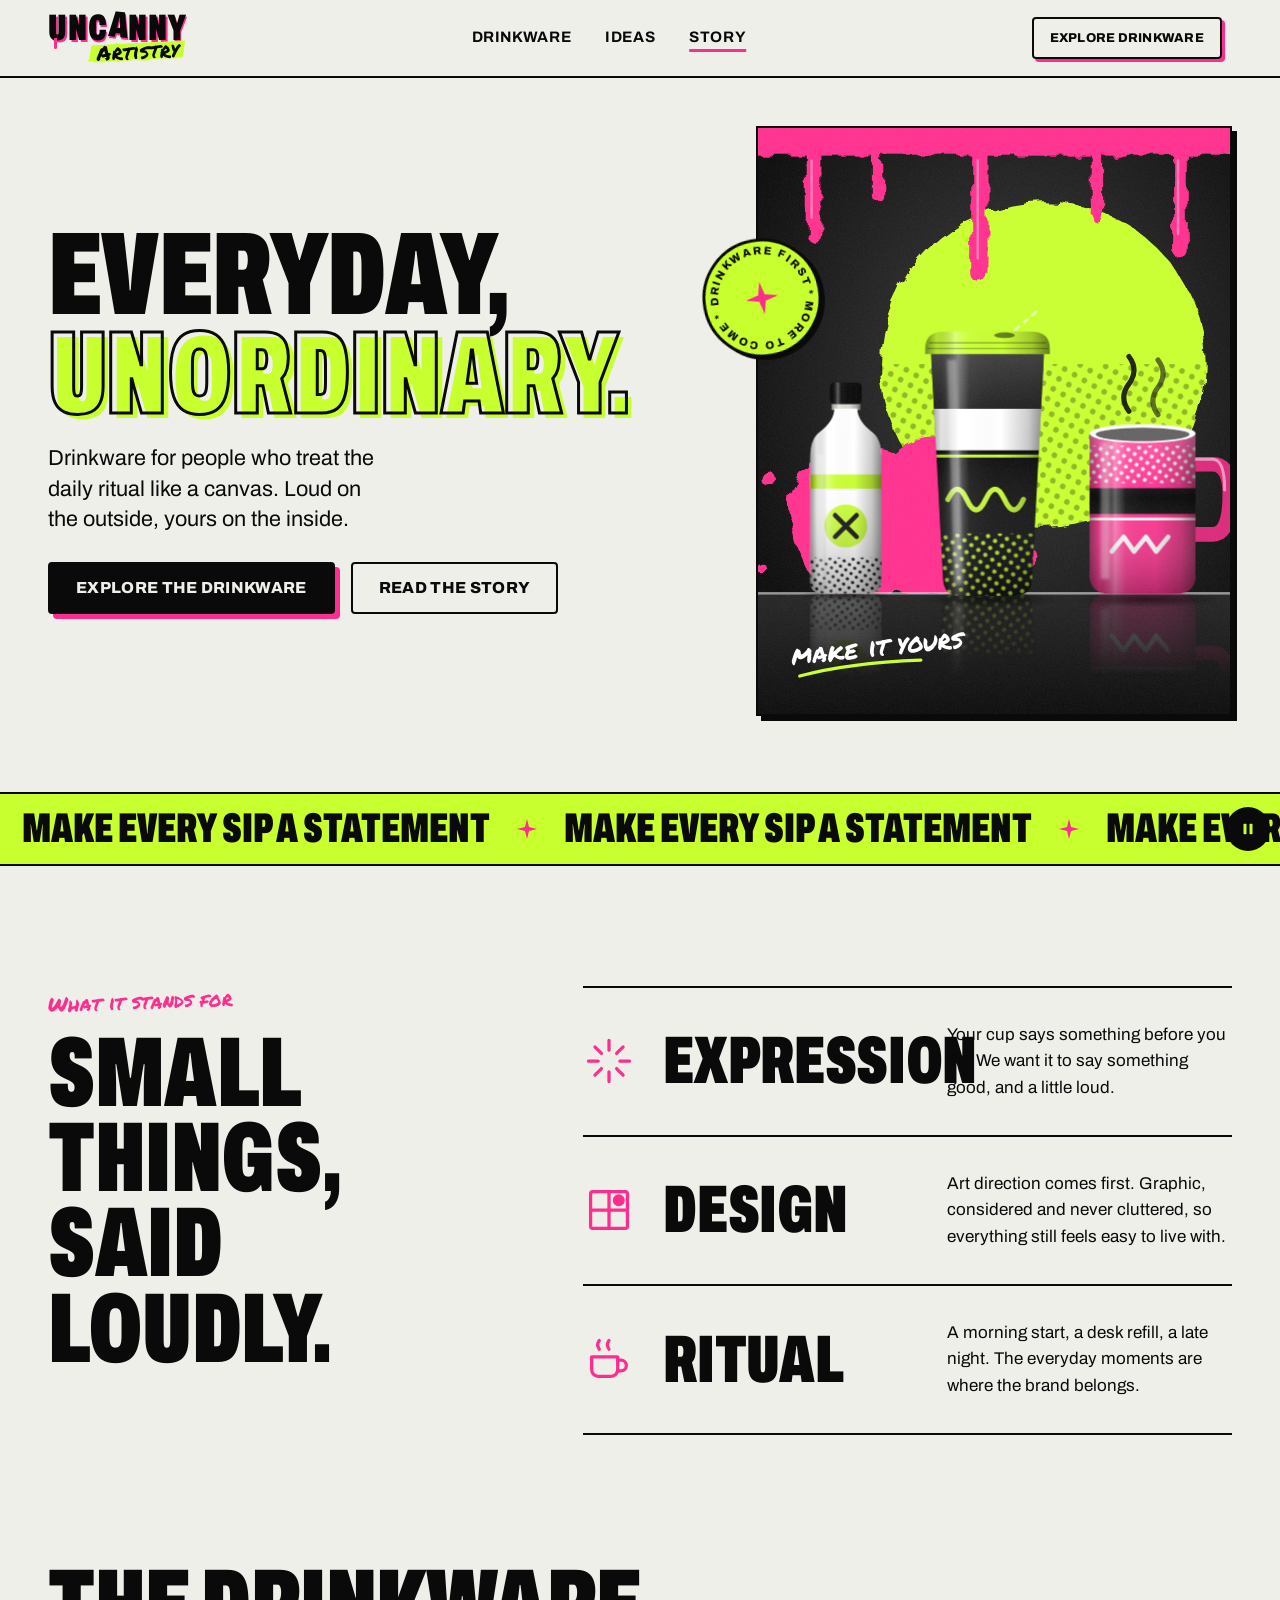
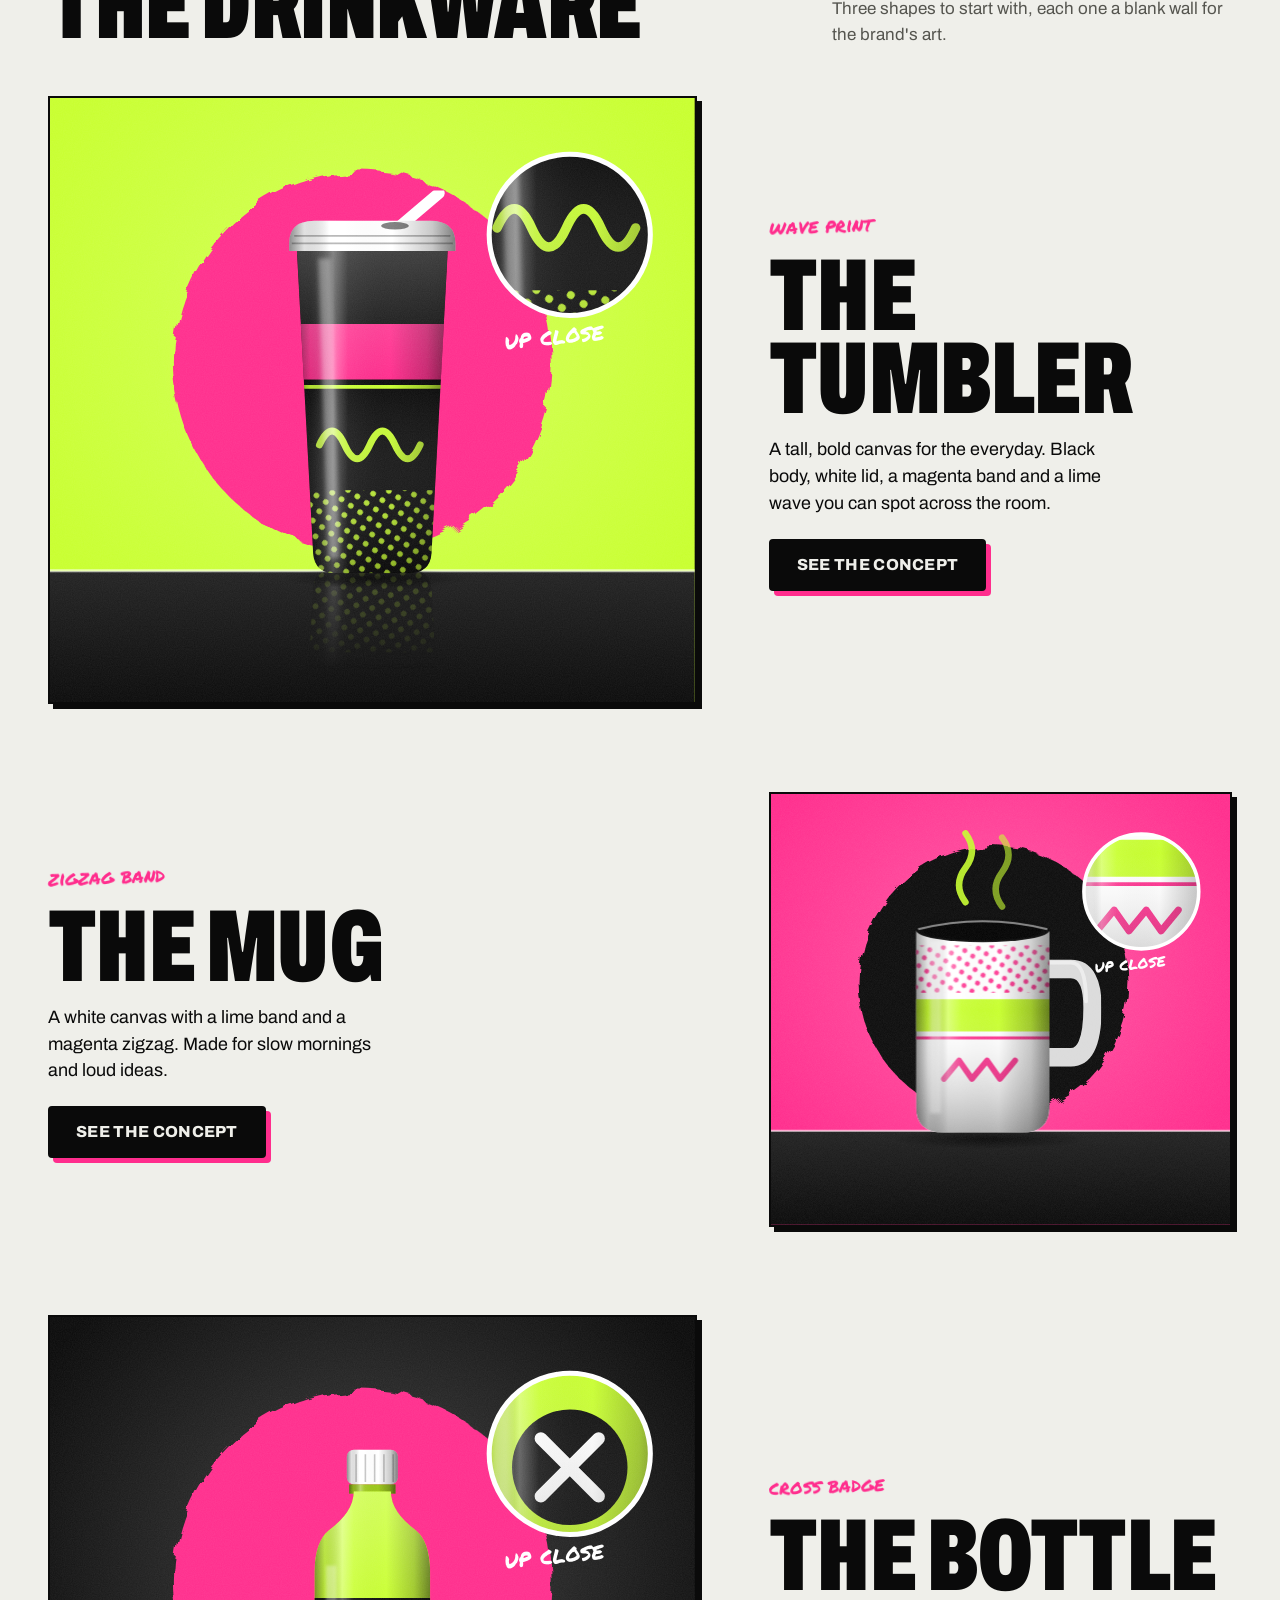
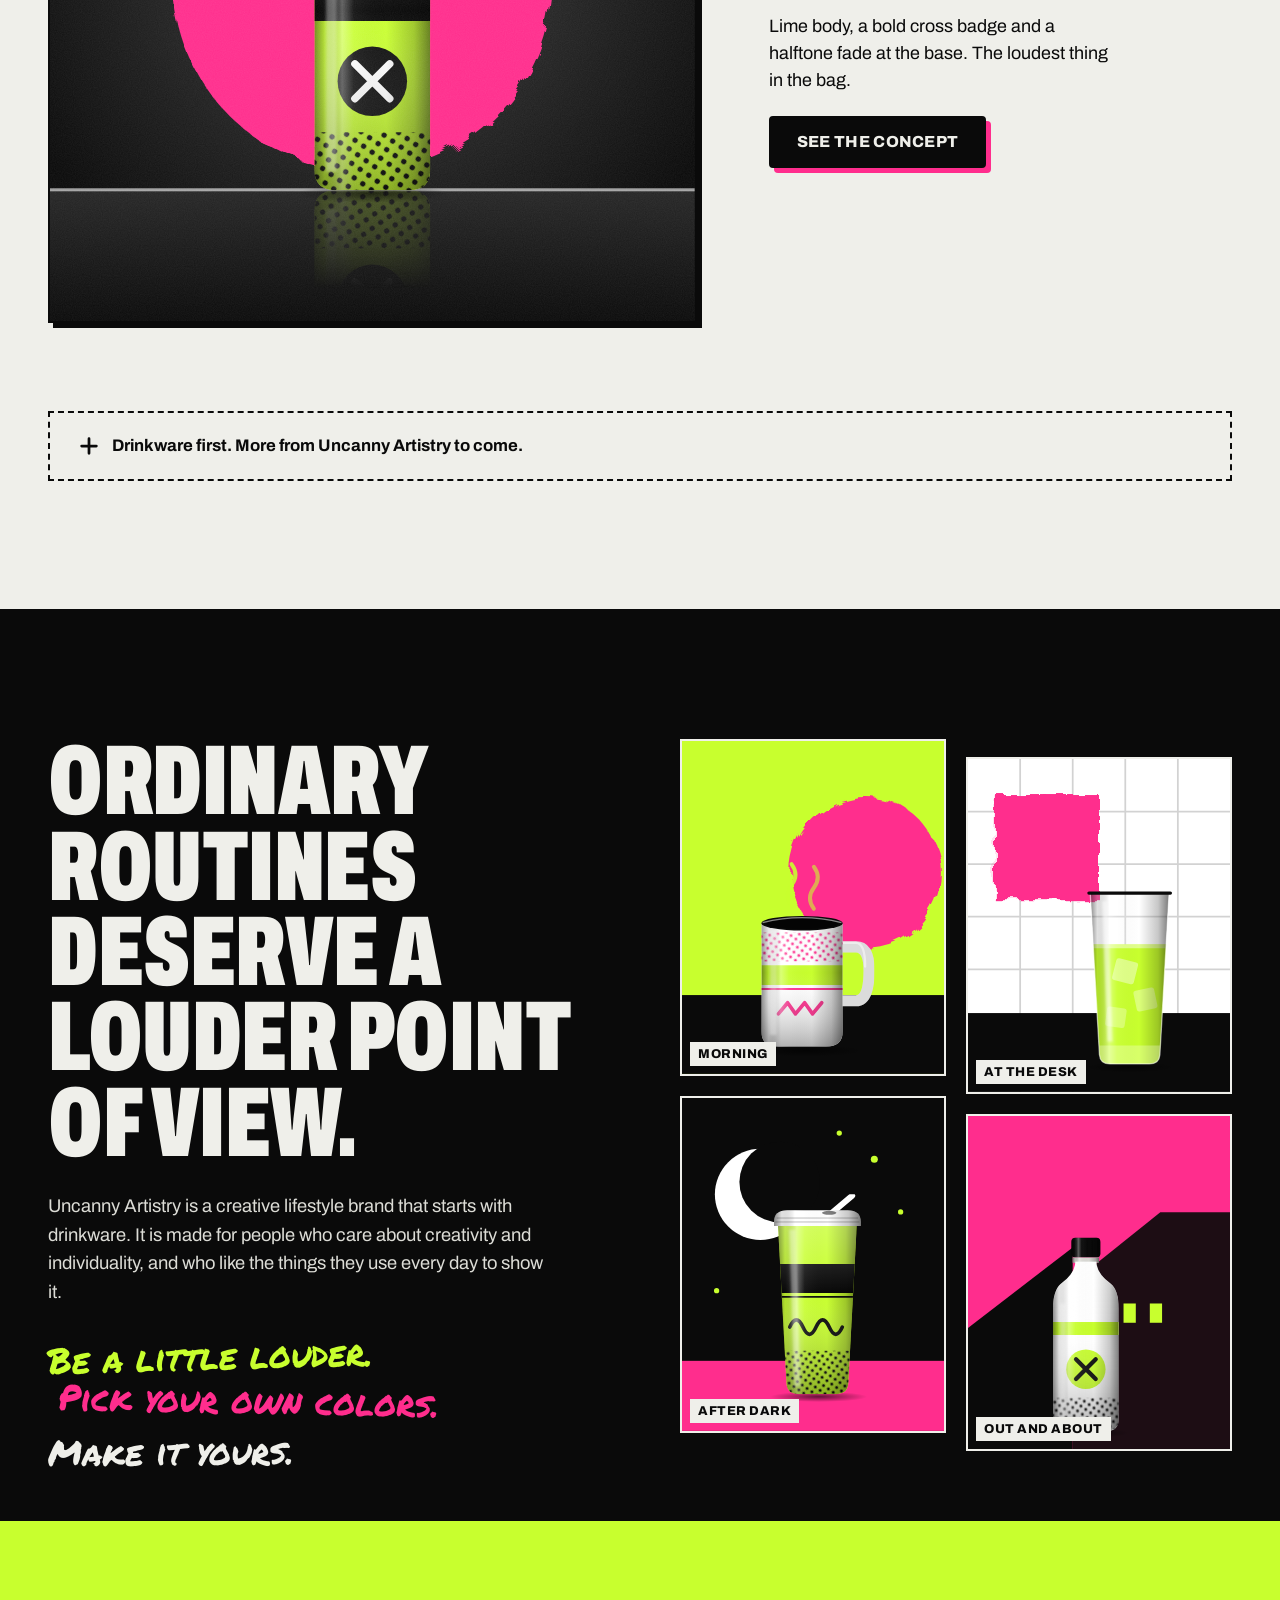
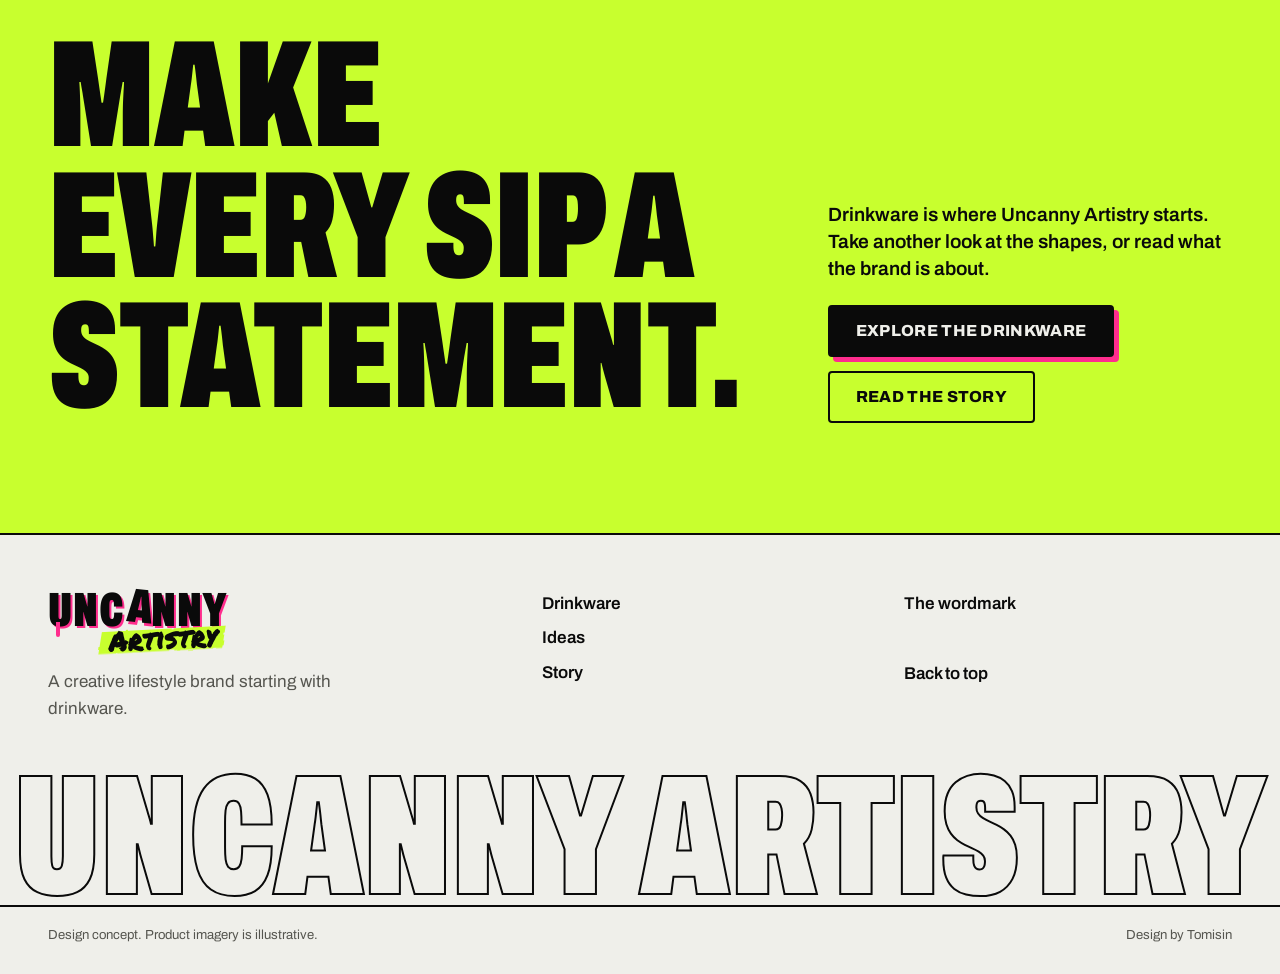
<file: index.html>
<!doctype html>
<html lang="en">
<head>
<meta charset="utf-8">
<meta name="viewport" content="width=device-width, initial-scale=1, viewport-fit=cover">
<meta name="claude:viewport-fit-sides" content="cover">
<title>Uncanny Artistry</title>
<meta name="description" content="Uncanny Artistry is a creative lifestyle brand starting with drinkware. Homepage concept for review.">
<meta name="theme-color" content="#0A0A0A">
<meta name="robots" content="noindex">
<link rel="icon" href="assets/favicon.svg" type="image/svg+xml">
<script>
/* Preload fonts when served over http(s). Skipped on file:// to avoid noisy console errors. */
if (/^https?:/.test(location.protocol)) {
  ['archivo-latin-wdth-normal', 'permanent-marker-latin-400-normal'].forEach(function (f) {
    var l = document.createElement('link');
    l.rel = 'preload'; l.as = 'font'; l.type = 'font/woff2'; l.crossOrigin = 'anonymous';
    l.href = 'fonts/' + f + '.woff2';
    document.head.appendChild(l);
  });
}
</script>
<link rel="stylesheet" href="styles.css">
</head>
<body>

<!-- Shared SVG sprite: drinkware silhouettes, grain and rough edge filters.
     Colours come from CSS custom properties set on each <svg> that uses a piece:
     --body, --lid, --shade, --accent, --ink -->
<svg class="sprite" width="0" height="0" aria-hidden="true" focusable="false">
  <defs>
    <filter id="rough" x="-10%" y="-10%" width="120%" height="120%">
      <feTurbulence type="fractalNoise" baseFrequency="0.035" numOctaves="3" seed="7" result="n"/>
      <feDisplacementMap in="SourceGraphic" in2="n" scale="16"/>
    </filter>
    <filter id="rough-sm" x="-5%" y="-20%" width="110%" height="140%">
      <feTurbulence type="fractalNoise" baseFrequency="0.09" numOctaves="2" seed="3" result="n"/>
      <feDisplacementMap in="SourceGraphic" in2="n" scale="3"/>
    </filter>
    <filter id="grain" x="0" y="0" width="100%" height="100%">
      <feTurbulence type="fractalNoise" baseFrequency="0.9" numOctaves="2" seed="4"/>
      <feColorMatrix values="0 0 0 0 1  0 0 0 0 1  0 0 0 0 1  0 0 0 0.55 0"/>
    </filter>
    <filter id="soft" x="-20%" y="-5%" width="140%" height="110%"><feGaussianBlur stdDeviation="1.6"/></filter>

    <!-- Cylinder shading laid over any base colour -->
    <linearGradient id="g-cyl" x1="0" x2="1" y1="0" y2="0">
      <stop offset="0" stop-color="#000" stop-opacity=".46"/>
      <stop offset=".09" stop-color="#000" stop-opacity=".12"/>
      <stop offset=".24" stop-color="#fff" stop-opacity=".34"/>
      <stop offset=".34" stop-color="#fff" stop-opacity=".05"/>
      <stop offset=".62" stop-color="#000" stop-opacity="0"/>
      <stop offset=".86" stop-color="#000" stop-opacity=".22"/>
      <stop offset="1" stop-color="#000" stop-opacity=".52"/>
    </linearGradient>
    <linearGradient id="g-top" x1="0" x2="0" y1="0" y2="1">
      <stop offset="0" stop-color="#fff" stop-opacity=".22"/>
      <stop offset=".4" stop-color="#fff" stop-opacity="0"/>
      <stop offset="1" stop-color="#000" stop-opacity=".3"/>
    </linearGradient>
    <radialGradient id="g-shadow" cx=".5" cy=".5" r=".5">
      <stop offset="0" stop-color="#000" stop-opacity=".6"/>
      <stop offset="1" stop-color="#000" stop-opacity="0"/>
    </radialGradient>
    <pattern id="dots" width="9" height="9" patternUnits="userSpaceOnUse" patternTransform="rotate(35)"><circle cx="4.5" cy="4.5" r="2.3" fill="#fff"/></pattern>
    <mask id="m-dots" maskUnits="userSpaceOnUse" x="0" y="0" width="200" height="320"><rect width="200" height="320" fill="url(#dots)"/></mask>
    <clipPath id="c-tumbler"><path d="M40 46 H160 L147 288 Q146 304 128 304 H72 Q54 304 53 288 Z"/></clipPath>
    <clipPath id="c-mug"><path d="M28 104 H152 V268 Q152 292 126 292 H54 Q28 292 28 268 Z"/></clipPath>
    <clipPath id="c-bottle"><path d="M84 48 Q84 66 62 82 Q50 92 50 120 V288 Q50 306 68 306 H132 Q150 306 150 288 V120 Q150 92 138 82 Q116 66 116 48 Z"/></clipPath>
    <clipPath id="c-glass"><path d="M40 44 H160 L146 290 Q145 304 130 304 H70 Q55 304 54 290 Z"/></clipPath>

    <!-- Tall tumbler with lid and striped straw (concept shape) -->
    <symbol id="p-tumbler" viewBox="0 0 200 320">
      <ellipse cx="102" cy="308" rx="74" ry="8" fill="url(#g-shadow)"/>
      <path d="M120 30 L153 2" stroke="var(--lid)" stroke-width="9" stroke-linecap="round" fill="none"/>
      <path d="M120 30 L153 2" stroke="#fff" stroke-width="3" stroke-dasharray="5 7" stroke-linecap="round" fill="none" opacity=".6"/>
      <g clip-path="url(#c-tumbler)">
        <rect x="30" y="40" width="140" height="270" fill="var(--body)"/>
        <path d="M30 106 H170 V150 H30Z" fill="var(--accent)"/>
        <path d="M30 156 H170" stroke="var(--ink)" stroke-width="3"/>
        <path d="M58 202 q10 -22 20 0 t20 0 t20 0 t20 0" stroke="var(--ink)" stroke-width="5.5" stroke-linecap="round" fill="none"/>
        <rect x="30" y="238" width="140" height="70" fill="var(--ink)" mask="url(#m-dots)"/>
        <path d="M40 46 H160 L147 288 Q146 304 128 304 H72 Q54 304 53 288 Z" fill="url(#g-cyl)"/>
        <path d="M40 46 H160 L147 288 Q146 304 128 304 H72 Q54 304 53 288 Z" fill="url(#g-top)"/>
      </g>
      <path d="M34 42 Q34 24 54 24 H146 Q166 24 166 42 V48 H34 Z" fill="var(--lid)"/>
      <path d="M34 42 Q34 24 54 24 H146 Q166 24 166 42 V48 H34 Z" fill="url(#g-cyl)"/>
      <path d="M38 36 H162 M36 42 H164" stroke="#000" stroke-width="1.4" opacity=".28"/>
      <ellipse cx="118" cy="28" rx="11" ry="3" fill="#000" opacity=".5"/>
      <path d="M57 54 H67 L74 292 H65 Z" fill="#fff" opacity=".32" filter="url(#soft)"/>
    </symbol>

    <!-- Mug with steam (concept shape) -->
    <symbol id="p-mug" viewBox="0 0 200 320">
      <ellipse cx="96" cy="298" rx="88" ry="9" fill="url(#g-shadow)"/>
      <path d="M74 78 q-12 -16 0 -32 t0 -32" stroke="var(--accent)" stroke-width="6" stroke-linecap="round" fill="none" opacity=".9"/>
      <path d="M108 82 q-12 -16 0 -32 t0 -32" stroke="var(--accent)" stroke-width="6" stroke-linecap="round" fill="none" opacity=".6"/>
      <path d="M150 140 H172 Q192 140 192 176 Q192 222 172 222 H150" stroke="var(--body)" stroke-width="17" stroke-linecap="round" stroke-linejoin="round" fill="none"/>
      <path d="M150 140 H172 Q192 140 192 176 Q192 222 172 222 H150" stroke="#000" stroke-width="17" stroke-linecap="round" stroke-linejoin="round" fill="none" opacity=".14"/>
      <path d="M152 134 H172 Q186 134 186 170" stroke="#fff" stroke-width="3.5" stroke-linecap="round" fill="none" opacity=".5"/>
      <g clip-path="url(#c-mug)">
        <rect x="20" y="98" width="140" height="200" fill="var(--body)"/>
        <path d="M20 168 H160 V198 H20Z" fill="var(--accent)"/>
        <path d="M20 204 H160" stroke="var(--ink)" stroke-width="3"/>
        <path d="M54 242 l14 -17 l12 17 l14 -17 l12 17 l14 -17" stroke="var(--ink)" stroke-width="5.5" stroke-linecap="round" stroke-linejoin="round" fill="none"/>
        <rect x="20" y="118" width="140" height="44" fill="var(--ink)" mask="url(#m-dots)"/>
        <path d="M28 104 H152 V268 Q152 292 126 292 H54 Q28 292 28 268 Z" fill="url(#g-cyl)"/>
        <path d="M28 104 H152 V268 Q152 292 126 292 H54 Q28 292 28 268 Z" fill="url(#g-top)"/>
      </g>
      <ellipse cx="90" cy="104" rx="62" ry="11" fill="var(--lid)"/>
      <ellipse cx="90" cy="105" rx="55" ry="8" fill="#000" opacity=".62"/>
      <path d="M30 103 Q90 88 150 103" stroke="#fff" stroke-width="2" fill="none" opacity=".5"/>
      <path d="M41 114 H51 V274 H41 Z" fill="#fff" opacity=".3" filter="url(#soft)"/>
    </symbol>

    <!-- Bottle with ribbed cap (concept shape) -->
    <symbol id="p-bottle" viewBox="0 0 200 320">
      <ellipse cx="100" cy="309" rx="66" ry="8" fill="url(#g-shadow)"/>
      <rect x="78" y="12" width="44" height="30" rx="6" fill="var(--lid)"/>
      <rect x="78" y="12" width="44" height="30" rx="6" fill="url(#g-cyl)"/>
      <path d="M86 16 V40 M94 16 V40 M102 16 V40 M110 16 V40 M118 16 V40" stroke="#000" stroke-width="1.4" opacity=".22"/>
      <rect x="80" y="42" width="40" height="8" fill="var(--shade)"/>
      <rect x="80" y="42" width="40" height="8" fill="url(#g-cyl)"/>
      <g clip-path="url(#c-bottle)">
        <rect x="40" y="40" width="120" height="270" fill="var(--body)"/>
        <path d="M40 140 H160 V160 H40Z" fill="var(--accent)"/>
        <circle cx="100" cy="212" r="30" fill="var(--accent)"/>
        <path d="M85 197 L115 227 M115 197 L85 227" stroke="var(--lid)" stroke-width="6.5" stroke-linecap="round"/>
        <rect x="40" y="256" width="120" height="52" fill="var(--ink)" mask="url(#m-dots)"/>
        <path d="M84 48 Q84 66 62 82 Q50 92 50 120 V288 Q50 306 68 306 H132 Q150 306 150 288 V120 Q150 92 138 82 Q116 66 116 48 Z" fill="url(#g-cyl)"/>
        <path d="M84 48 Q84 66 62 82 Q50 92 50 120 V288 Q50 306 68 306 H132 Q150 306 150 288 V120 Q150 92 138 82 Q116 66 116 48 Z" fill="url(#g-top)"/>
      </g>
      <path d="M60 112 H69 V290 H60 Z" fill="#fff" opacity=".32" filter="url(#soft)"/>
    </symbol>

    <!-- Tall glass with drink and ice (concept shape) -->
    <symbol id="p-glass" viewBox="0 0 200 320">
      <ellipse cx="100" cy="309" rx="68" ry="8" fill="url(#g-shadow)"/>
      <path d="M40 44 H160 L146 290 Q145 304 130 304 H70 Q55 304 54 290 Z" fill="var(--body)" opacity=".2"/>
      <g clip-path="url(#c-glass)">
        <rect x="30" y="122" width="140" height="190" fill="var(--accent)"/>
        <rect x="30" y="122" width="140" height="6" fill="#fff" opacity=".45"/>
        <rect x="76" y="146" width="34" height="34" rx="4" fill="#fff" opacity=".42" transform="rotate(14 93 163)"/>
        <rect x="108" y="190" width="32" height="32" rx="4" fill="#fff" opacity=".36" transform="rotate(-12 124 206)"/>
        <rect x="64" y="218" width="30" height="30" rx="4" fill="#fff" opacity=".3" transform="rotate(8 79 233)"/>
        <path d="M40 44 H160 L146 290 Q145 304 130 304 H70 Q55 304 54 290 Z" fill="url(#g-cyl)"/>
        <path d="M54 276 H146 L146 290 Q145 304 130 304 H70 Q55 304 54 290 Z" fill="#fff" opacity=".28"/>
      </g>
      <path d="M40 44 H160 L146 290 Q145 304 130 304 H70 Q55 304 54 290 Z" fill="none" stroke="#fff" stroke-width="2" opacity=".55"/>
      <path d="M38 44 H162" stroke="var(--lid)" stroke-width="5" stroke-linecap="round"/>
      <path d="M58 56 H66 L74 270 H66 Z" fill="#fff" opacity=".5" filter="url(#soft)"/>
    </symbol>

    <!-- Small star used as a divider mark -->
    <symbol id="i-star" viewBox="0 0 24 24"><path d="M12 1 L14.2 9.8 L23 12 L14.2 14.2 L12 23 L9.8 14.2 L1 12 L9.8 9.8 Z" fill="currentColor"/></symbol>
  </defs>
</svg>

<a class="skip" href="#main">Skip to content</a>

<header class="site-header" id="top">
  <div class="wrap header-row">
    <a class="logo" href="#top" aria-label="Uncanny Artistry, back to top">
      <span class="wm" role="img" aria-label="Uncanny Artistry"><span class="wm-top" aria-hidden="true"><b>U</b><b>N</b><b>C</b><b class="off">A</b><b>N</b><b>N</b><b>Y</b></span><span class="wm-bot" aria-hidden="true">Artistry</span></span>
    </a>

    <nav class="nav" aria-label="Primary">
      <ul>
        <li><a href="#drinkware">Drinkware</a></li>
        <li><a href="#ideas">Ideas</a></li>
        <li><a href="#story">Story</a></li>
      </ul>
    </nav>

    <div class="header-tools">
      <a class="btn btn-sm hdr-cta" href="#drinkware">Explore drinkware</a>
      <button class="menu-btn" type="button" aria-expanded="false" aria-controls="menu">
        <span class="menu-label">Menu</span>
        <span class="burger" aria-hidden="true"><i></i><i></i></span>
      </button>
    </div>
  </div>
</header>

<div class="menu" id="menu" hidden>
  <div class="wrap menu-inner">
    <ul>
      <li><a href="#drinkware">Drinkware</a></li>
      <li><a href="#ideas">Ideas</a></li>
      <li><a href="#story">Story</a></li>
    </ul>
    <a class="btn btn-lime menu-cta" href="#drinkware">Explore the drinkware</a>
  </div>
</div>

<main id="main">

  <!-- HERO -->
  <section class="hero" aria-labelledby="hero-title">
    <div class="wrap hero-grid">
      <div class="hero-copy">
        <h1 class="display hero-title" id="hero-title">
          <span class="ht-line ht-1">Everyday,</span>
          <span class="ht-line ht-2">Unordinary.</span>
        </h1>
        <p class="hero-lede">Drinkware for people who treat the daily ritual like a canvas. Loud on the outside, yours on the inside.</p>
        <div class="hero-cta">
          <a class="btn btn-primary" href="#drinkware">Explore the drinkware</a>
          <a class="btn btn-ghost" href="#story">Read the story</a>
        </div>
      </div>

      <figure class="hero-art">
        <svg viewBox="0 0 600 720" role="img" aria-labelledby="hero-art-title hero-art-desc" preserveAspectRatio="xMidYMid slice">
          <title id="hero-art-title">Concept illustration of three drinkware shapes</title>
          <desc id="hero-art-desc">A bottle, a tumbler with a straw and a mug stand on a glossy black floor in front of a lime circle, with magenta paint drips falling from the top edge and their reflections below.</desc>
          <defs>
            <radialGradient id="h-spot" cx=".55" cy=".42" r=".62"><stop offset="0" stop-color="#fff" stop-opacity=".2"/><stop offset="1" stop-color="#fff" stop-opacity="0"/></radialGradient>
            <linearGradient id="h-floor" x1="0" x2="0" y1="0" y2="1"><stop offset="0" stop-color="#242424"/><stop offset="1" stop-color="#0A0A0A"/></linearGradient>
            <linearGradient id="h-fade" x1="0" x2="0" y1="572" y2="720" gradientUnits="userSpaceOnUse"><stop offset="0" stop-color="#fff" stop-opacity=".9"/><stop offset=".7" stop-color="#fff" stop-opacity="0"/></linearGradient>
            <mask id="h-mask" maskUnits="userSpaceOnUse" x="0" y="572" width="600" height="148"><rect x="0" y="572" width="600" height="148" fill="url(#h-fade)"/></mask>
            <pattern id="h-dots" width="14" height="14" patternUnits="userSpaceOnUse" patternTransform="rotate(30)"><circle cx="7" cy="7" r="3.4" fill="#fff"/></pattern>
            <mask id="h-dotmask" maskUnits="userSpaceOnUse" x="0" y="0" width="600" height="720"><rect width="600" height="720" fill="url(#h-dots)"/></mask>
            <clipPath id="h-sun"><circle cx="360" cy="290" r="200"/></clipPath>
            <g id="h-pieces">
              <svg x="30" y="302" width="176" height="282" viewBox="0 0 200 320" style="--body:#fff;--lid:#0A0A0A;--shade:#d9d9d4;--accent:#C8FF2E;--ink:#0A0A0A"><use href="#p-bottle"/></svg>
              <svg x="388" y="266" width="210" height="336" viewBox="0 0 200 320" style="--body:#FF2D8D;--lid:#fff;--shade:#b01a63;--accent:#0A0A0A;--ink:#fff"><use href="#p-mug"/></svg>
              <svg x="176" y="222" width="232" height="371" viewBox="0 0 200 320" style="--body:#0A0A0A;--lid:#C8FF2E;--shade:#333;--accent:#fff;--ink:#C8FF2E"><use href="#p-tumbler"/></svg>
            </g>
          </defs>
          <rect width="600" height="720" fill="#0A0A0A"/>
          <rect width="600" height="720" fill="url(#h-spot)"/>
          <circle cx="360" cy="290" r="200" fill="#C8FF2E" filter="url(#rough)"/>
          <rect x="140" y="290" width="440" height="220" fill="#0A0A0A" mask="url(#h-dotmask)" clip-path="url(#h-sun)" opacity=".3"/>
          <!-- magenta spray -->
          <g filter="url(#rough)" fill="#FF2D8D">
            <path d="M50 480 C 30 420 110 370 180 400 C 240 350 320 410 300 470 C 330 530 250 590 180 570 C 120 610 60 560 50 480 Z"/>
            <circle cx="22" cy="430" r="9"/><circle cx="332" cy="382" r="7"/><circle cx="346" cy="530" r="11"/><circle cx="14" cy="540" r="6"/><circle cx="296" cy="610" r="5"/><circle cx="590" cy="420" r="6"/>
          </g>
          <!-- floor -->
          <rect x="0" y="572" width="600" height="148" fill="url(#h-floor)"/>
          <rect x="0" y="570" width="600" height="3" fill="#fff" opacity=".55"/>
          <g mask="url(#h-mask)"><use href="#h-pieces" transform="translate(0 1144) scale(1 -1)" opacity=".4"/></g>
          <use href="#h-pieces"/>
          <!-- paint band + drips -->
          <g fill="#FF2D8D" filter="url(#rough)">
            <rect x="-20" y="-10" width="660" height="44"/>
            <rect x="70" y="20" width="18" height="120" rx="9"/>
            <rect x="150" y="20" width="14" height="70" rx="7"/>
            <rect x="272" y="20" width="20" height="170" rx="10"/>
            <rect x="420" y="20" width="14" height="96" rx="7"/>
            <rect x="520" y="20" width="18" height="140" rx="9"/>
          </g>
          <g stroke="#fff" stroke-width="3" stroke-linecap="round" opacity=".35"><path d="M76 40 V110"/><path d="M280 40 V160"/><path d="M526 40 V130"/></g>
          <!-- marker note -->
          <text x="52" y="660" fill="#fff" font-family="Permanent Marker, Marker Felt, cursive" font-size="32" transform="rotate(-6 52 660)">make it yours</text>
          <path d="M60 674 q60 -10 150 -4" stroke="#C8FF2E" stroke-width="4" stroke-linecap="round" fill="none" transform="rotate(-6 52 660)"/>
          <rect width="600" height="720" filter="url(#grain)" opacity=".14"/>
        </svg>
        <div class="badge" aria-hidden="true">
          <svg viewBox="0 0 120 120">
            <defs><path id="badge-circ" d="M60 60 m-44 0 a44 44 0 1 1 88 0 a44 44 0 1 1 -88 0"/></defs>
            <circle cx="60" cy="60" r="58" fill="#C8FF2E" stroke="#0A0A0A" stroke-width="3"/>
            <g class="badge-ring"><text font-family="Archivo, Arial, sans-serif" font-weight="800" font-size="11" fill="#0A0A0A"><textPath href="#badge-circ" textLength="268" lengthAdjust="spacing">DRINKWARE FIRST  *  MORE TO COME  *  </textPath></text></g>
            <use href="#i-star" x="42" y="42" width="36" height="36" color="#FF2D8D"/>
          </svg>
        </div>
      </figure>
    </div>
  </section>

  <!-- MARQUEE -->
  <section class="marquee" aria-label="Brand line">
    <p class="sr">Make every sip a statement.</p>
    <div class="marquee-track" aria-hidden="true">
      <ul>
        <li>Make every sip a statement</li><li class="dot"><svg width="22" height="22"><use href="#i-star"/></svg></li>
        <li>Make every sip a statement</li><li class="dot"><svg width="22" height="22"><use href="#i-star"/></svg></li>
        <li>Make every sip a statement</li><li class="dot"><svg width="22" height="22"><use href="#i-star"/></svg></li>
      </ul>
      <ul>
        <li>Make every sip a statement</li><li class="dot"><svg width="22" height="22"><use href="#i-star"/></svg></li>
        <li>Make every sip a statement</li><li class="dot"><svg width="22" height="22"><use href="#i-star"/></svg></li>
        <li>Make every sip a statement</li><li class="dot"><svg width="22" height="22"><use href="#i-star"/></svg></li>
      </ul>
    </div>
  <button class="pause" type="button" aria-pressed="false" aria-label="Pause moving text and badge">
      <svg class="i-pause" viewBox="0 0 24 24" width="18" height="18" fill="currentColor" aria-hidden="true"><rect x="6" y="5" width="4" height="14" rx="1"/><rect x="14" y="5" width="4" height="14" rx="1"/></svg>
      <svg class="i-play" viewBox="0 0 24 24" width="18" height="18" fill="currentColor" aria-hidden="true"><path d="M7 5 L19 12 L7 19 Z"/></svg>
    </button>
  </section>

    <!-- FEATURES -->
  <section class="ideas" id="ideas" aria-labelledby="ideas-title">
    <div class="wrap ideas-grid">
      <div class="ideas-head">
        <p class="tag">What it stands for</p>
        <h2 class="display h2" id="ideas-title">Small things, said loudly.</h2>
      </div>
      <ul class="ideas-list">
        <li>
          <svg class="glyph" viewBox="0 0 48 48" fill="none" stroke="currentColor" stroke-width="3" stroke-linecap="round" aria-hidden="true"><path d="M24 5V14M24 34V43M5 24H14M34 24H43M11 11l6 6M31 31l6 6M37 11l-6 6M17 31l-6 6"/></svg>
          <h3 class="display h3">Expression</h3>
          <p>Your cup says something before you do. We want it to say something good, and a little loud.</p>
        </li>
        <li>
          <svg class="glyph" viewBox="0 0 48 48" fill="none" stroke="currentColor" stroke-width="3" stroke-linecap="round" aria-hidden="true"><rect x="7" y="7" width="34" height="34" rx="2"/><path d="M7 24H41M24 7V41"/><circle cx="33" cy="15" r="4" fill="currentColor"/></svg>
          <h3 class="display h3">Design</h3>
          <p>Art direction comes first. Graphic, considered and never cluttered, so everything still feels easy to live with.</p>
        </li>
        <li>
          <svg class="glyph" viewBox="0 0 48 48" fill="none" stroke="currentColor" stroke-width="3" stroke-linecap="round" stroke-linejoin="round" aria-hidden="true"><path d="M8 22H32V34a6 6 0 0 1-6 6H14a6 6 0 0 1-6-6Z"/><path d="M32 25h3a5 5 0 0 1 0 10h-3"/><path d="M15 15q-3-4 0-8M24 15q-3-4 0-8"/></svg>
          <h3 class="display h3">Ritual</h3>
          <p>A morning start, a desk refill, a late night. The everyday moments are where the brand belongs.</p>
        </li>
      </ul>
    </div>
  </section>

  <!-- DRINKWARE -->
  <section class="shop" id="drinkware" aria-labelledby="shop-title">
    <div class="wrap">
      <div class="shop-head">
        <h2 class="display h2" id="shop-title">The drinkware</h2>
        <p class="shop-note">Three shapes to start with, each one a blank wall for the brand's art.</p>
      </div>

      <article class="pp pp-lime" aria-labelledby="pp1-title">
        <div class="pp-art">
          <svg viewBox="0 0 640 600" role="img" aria-label="Illustration of a tall black tumbler with a white lid, a magenta band and a lime wave print, with a close up of the print." preserveAspectRatio="xMidYMid slice">
            <defs>
              <radialGradient id="s1-spot" cx=".5" cy=".4" r=".6"><stop offset="0" stop-color="#fff" stop-opacity=".22"/><stop offset="1" stop-color="#fff" stop-opacity="0"/></radialGradient>
              <linearGradient id="s1-floor" x1="0" x2="0" y1="0" y2="1"><stop offset="0" stop-color="#222"/><stop offset="1" stop-color="#0A0A0A"/></linearGradient>
              <linearGradient id="s1-fade" x1="0" x2="0" y1="470" y2="600" gradientUnits="userSpaceOnUse"><stop offset="0" stop-color="#fff" stop-opacity=".9"/><stop offset=".75" stop-color="#fff" stop-opacity="0"/></linearGradient>
              <mask id="s1-mask" maskUnits="userSpaceOnUse" x="0" y="470" width="640" height="130"><rect x="0" y="470" width="640" height="130" fill="url(#s1-fade)"/></mask>
              <clipPath id="s1-lens"><circle cx="516" cy="136" r="80"/></clipPath>
              <svg id="s1-piece" x="195" y="92" width="250" height="400" viewBox="0 0 200 320" style="--body:#0A0A0A;--lid:#fff;--shade:#333;--accent:#FF2D8D;--ink:#C8FF2E"><use href="#p-tumbler"/></svg>
            </defs>
            <rect width="640" height="600" fill="#C8FF2E"/>
            <rect width="640" height="600" fill="url(#s1-spot)"/>
            <circle cx="310" cy="262" r="188" fill="#FF2D8D" filter="url(#rough)"/>
            <rect x="0" y="470" width="640" height="130" fill="url(#s1-floor)"/>
            <rect x="0" y="468" width="640" height="3" fill="#fff" opacity=".6"/>
            <g mask="url(#s1-mask)"><use href="#s1-piece" transform="translate(0 940) scale(1 -1)" opacity=".38"/></g>
            <g class="pp-piece"><use href="#s1-piece"/></g>
            <g clip-path="url(#s1-lens)">
              <rect x="430" y="50" width="172" height="172" fill="#C8FF2E"/>
              <svg x="430" y="50" width="172" height="172" viewBox="50 156 100 100" style="--body:#0A0A0A;--lid:#fff;--shade:#333;--accent:#FF2D8D;--ink:#C8FF2E"><use href="#p-tumbler" width="200" height="320"/></svg>
            </g>
            <circle cx="516" cy="136" r="80" fill="none" stroke="#fff" stroke-width="5"/>
            <text x="452" y="250" fill="#fff" font-family="Permanent Marker, Marker Felt, cursive" font-size="24" transform="rotate(-6 452 250)">up close</text>
            <rect width="640" height="600" filter="url(#grain)" opacity=".12"/>
          </svg>
        </div>
        <div class="pp-copy">
          <p class="tag">wave print</p>
          <h3 class="display pp-title" id="pp1-title">The tumbler</h3>
          <p class="pp-body">A tall, bold canvas for the everyday. Black body, white lid, a magenta band and a lime wave you can spot across the room.</p>
          <button class="btn btn-primary" type="button" data-open data-title="The tumbler" data-tag="wave print" data-copy="A tall, bold canvas for the everyday. Black body, white lid, a magenta band and a lime wave you can spot across the room." data-bg="#C8FF2E" data-piece="p-tumbler" data-style="--body:#0A0A0A;--lid:#fff;--shade:#333;--accent:#FF2D8D;--ink:#C8FF2E">See the concept</button>
        </div>
      </article>

      <article class="pp pp-magenta" aria-labelledby="pp2-title">
        <div class="pp-art">
          <svg viewBox="0 0 640 600" role="img" aria-label="Illustration of a white mug with a lime band and a magenta zigzag print, with a close up of the print." preserveAspectRatio="xMidYMid slice">
            <defs>
              <radialGradient id="s2-spot" cx=".5" cy=".4" r=".6"><stop offset="0" stop-color="#fff" stop-opacity=".22"/><stop offset="1" stop-color="#fff" stop-opacity="0"/></radialGradient>
              <linearGradient id="s2-floor" x1="0" x2="0" y1="0" y2="1"><stop offset="0" stop-color="#222"/><stop offset="1" stop-color="#0A0A0A"/></linearGradient>
              <linearGradient id="s2-fade" x1="0" x2="0" y1="470" y2="600" gradientUnits="userSpaceOnUse"><stop offset="0" stop-color="#fff" stop-opacity=".9"/><stop offset=".75" stop-color="#fff" stop-opacity="0"/></linearGradient>
              <mask id="s2-mask" maskUnits="userSpaceOnUse" x="0" y="470" width="640" height="130"><rect x="0" y="470" width="640" height="130" fill="url(#s2-fade)"/></mask>
              <clipPath id="s2-lens"><circle cx="516" cy="136" r="80"/></clipPath>
              <svg id="s2-piece" x="160" y="34" width="300" height="480" viewBox="0 0 200 320" style="--body:#fff;--lid:#0A0A0A;--shade:#d9d9d4;--accent:#C8FF2E;--ink:#FF2D8D"><use href="#p-mug"/></svg>
            </defs>
            <rect width="640" height="600" fill="#FF2D8D"/>
            <rect width="640" height="600" fill="url(#s2-spot)"/>
            <circle cx="310" cy="262" r="188" fill="#0A0A0A" filter="url(#rough)"/>
            <rect x="0" y="470" width="640" height="130" fill="url(#s2-floor)"/>
            <rect x="0" y="468" width="640" height="3" fill="#fff" opacity=".6"/>
            <g mask="url(#s2-mask)"><use href="#s2-piece" transform="translate(0 940) scale(1 -1)" opacity=".38"/></g>
            <g class="pp-piece"><use href="#s2-piece"/></g>
            <g clip-path="url(#s2-lens)">
              <rect x="430" y="50" width="172" height="172" fill="#FF2D8D"/>
              <svg x="430" y="50" width="172" height="172" viewBox="40 160 100 100" style="--body:#fff;--lid:#0A0A0A;--shade:#d9d9d4;--accent:#C8FF2E;--ink:#FF2D8D"><use href="#p-mug" width="200" height="320"/></svg>
            </g>
            <circle cx="516" cy="136" r="80" fill="none" stroke="#fff" stroke-width="5"/>
            <text x="452" y="250" fill="#fff" font-family="Permanent Marker, Marker Felt, cursive" font-size="24" transform="rotate(-6 452 250)">up close</text>
            <rect width="640" height="600" filter="url(#grain)" opacity=".12"/>
          </svg>
        </div>
        <div class="pp-copy">
          <p class="tag">zigzag band</p>
          <h3 class="display pp-title" id="pp2-title">The mug</h3>
          <p class="pp-body">A white canvas with a lime band and a magenta zigzag. Made for slow mornings and loud ideas.</p>
          <button class="btn btn-primary" type="button" data-open data-title="The mug" data-tag="zigzag band" data-copy="A white canvas with a lime band and a magenta zigzag. Made for slow mornings and loud ideas." data-bg="#FF2D8D" data-piece="p-mug" data-style="--body:#fff;--lid:#0A0A0A;--shade:#d9d9d4;--accent:#C8FF2E;--ink:#FF2D8D">See the concept</button>
        </div>
      </article>

      <article class="pp pp-ink" aria-labelledby="pp3-title">
        <div class="pp-art">
          <svg viewBox="0 0 640 600" role="img" aria-label="Illustration of a lime bottle with a white cap and a black cross badge, with a close up of the badge." preserveAspectRatio="xMidYMid slice">
            <defs>
              <radialGradient id="s3-spot" cx=".5" cy=".4" r=".6"><stop offset="0" stop-color="#fff" stop-opacity=".22"/><stop offset="1" stop-color="#fff" stop-opacity="0"/></radialGradient>
              <linearGradient id="s3-floor" x1="0" x2="0" y1="0" y2="1"><stop offset="0" stop-color="#262626"/><stop offset="1" stop-color="#0A0A0A"/></linearGradient>
              <linearGradient id="s3-fade" x1="0" x2="0" y1="470" y2="600" gradientUnits="userSpaceOnUse"><stop offset="0" stop-color="#fff" stop-opacity=".9"/><stop offset=".75" stop-color="#fff" stop-opacity="0"/></linearGradient>
              <mask id="s3-mask" maskUnits="userSpaceOnUse" x="0" y="470" width="640" height="130"><rect x="0" y="470" width="640" height="130" fill="url(#s3-fade)"/></mask>
              <clipPath id="s3-lens"><circle cx="516" cy="136" r="80"/></clipPath>
              <svg id="s3-piece" x="205" y="118" width="230" height="368" viewBox="0 0 200 320" style="--body:#C8FF2E;--lid:#fff;--shade:#9bc718;--accent:#0A0A0A;--ink:#0A0A0A"><use href="#p-bottle"/></svg>
            </defs>
            <rect width="640" height="600" fill="#0A0A0A"/>
            <rect width="640" height="600" fill="url(#s3-spot)"/>
            <circle cx="310" cy="262" r="188" fill="#FF2D8D" filter="url(#rough)"/>
            <rect x="0" y="470" width="640" height="130" fill="url(#s3-floor)"/>
            <rect x="0" y="468" width="640" height="3" fill="#fff" opacity=".6"/>
            <g mask="url(#s3-mask)"><use href="#s3-piece" transform="translate(0 940) scale(1 -1)" opacity=".38"/></g>
            <g class="pp-piece"><use href="#s3-piece"/></g>
            <g clip-path="url(#s3-lens)">
              <rect x="430" y="50" width="172" height="172" fill="#0A0A0A"/>
              <svg x="430" y="50" width="172" height="172" viewBox="55 160 90 90" style="--body:#C8FF2E;--lid:#fff;--shade:#9bc718;--accent:#0A0A0A;--ink:#0A0A0A"><use href="#p-bottle" width="200" height="320"/></svg>
            </g>
            <circle cx="516" cy="136" r="80" fill="none" stroke="#fff" stroke-width="5"/>
            <text x="452" y="250" fill="#fff" font-family="Permanent Marker, Marker Felt, cursive" font-size="24" transform="rotate(-6 452 250)">up close</text>
            <rect width="640" height="600" filter="url(#grain)" opacity=".12"/>
          </svg>
        </div>
        <div class="pp-copy">
          <p class="tag">cross badge</p>
          <h3 class="display pp-title" id="pp3-title">The bottle</h3>
          <p class="pp-body">Lime body, a bold cross badge and a halftone fade at the base. The loudest thing in the bag.</p>
          <button class="btn btn-primary" type="button" data-open data-title="The bottle" data-tag="cross badge" data-copy="Lime body, a bold cross badge and a halftone fade at the base. The loudest thing in the bag." data-bg="#0A0A0A" data-piece="p-bottle" data-style="--body:#C8FF2E;--lid:#fff;--shade:#9bc718;--accent:#0A0A0A;--ink:#0A0A0A">See the concept</button>
        </div>
      </article>

      <p class="more-strip"><svg width="22" height="22" viewBox="0 0 24 24" aria-hidden="true" fill="none" stroke="currentColor" stroke-width="3" stroke-linecap="round"><path d="M12 4V20M4 12H20"/></svg>Drinkware first. More from Uncanny Artistry to come.</p>
    </div>
  </section>

  <!-- STORY / RITUALS -->
  <section class="story" id="story" aria-labelledby="story-title">
    <div class="wrap story-grid">
      <div class="story-copy">
        <h2 class="display h2" id="story-title">Ordinary routines deserve a louder point of view.</h2>
        <p class="story-body">Uncanny Artistry is a creative lifestyle brand that starts with drinkware. It is made for people who care about creativity and individuality, and who like the things they use every day to show it.</p>
        <ul class="manifesto">
          <li>Be a little louder.</li>
          <li>Pick your own colors.</li>
          <li>Make it yours.</li>
        </ul>
      </div>

      <ul class="moments" aria-label="Everyday moments">
        <li class="m m-morning">
          <svg viewBox="0 0 300 380" preserveAspectRatio="xMidYMid slice" aria-hidden="true">
            <rect width="300" height="380" fill="#C8FF2E"/>
            <circle cx="210" cy="150" r="86" fill="#FF2D8D" filter="url(#rough)"/>
            <rect y="290" width="300" height="90" fill="#0A0A0A"/>
            <svg x="70" y="130" width="150" height="240" viewBox="0 0 200 320" style="--body:#fff;--lid:#0A0A0A;--shade:#d9d9d4;--accent:#C8FF2E;--ink:#FF2D8D"><use href="#p-mug"/></svg>
          </svg>
          <span class="m-label">Morning</span>
        </li>
        <li class="m m-desk">
          <svg viewBox="0 0 300 380" preserveAspectRatio="xMidYMid slice" aria-hidden="true">
            <rect width="300" height="380" fill="#fff"/>
            <g stroke="#0A0A0A" stroke-width="2" opacity=".18"><path d="M0 60 H300 M0 120 H300 M0 180 H300 M0 240 H300 M60 0 V380 M120 0 V380 M180 0 V380 M240 0 V380"/></g>
            <rect x="30" y="40" width="120" height="120" fill="#FF2D8D" filter="url(#rough)"/>
            <rect y="290" width="300" height="90" fill="#0A0A0A"/>
            <svg x="110" y="120" width="150" height="240" viewBox="0 0 200 320" style="--body:#fff;--lid:#0A0A0A;--shade:#d9d9d4;--accent:#C8FF2E;--ink:#0A0A0A"><use href="#p-glass"/></svg>
          </svg>
          <span class="m-label">At the desk</span>
        </li>
        <li class="m m-night">
          <svg viewBox="0 0 300 380" preserveAspectRatio="xMidYMid slice" aria-hidden="true">
            <rect width="300" height="380" fill="#0A0A0A"/>
            <circle cx="90" cy="110" r="52" fill="#fff"/>
            <circle cx="112" cy="96" r="46" fill="#0A0A0A"/>
            <g fill="#C8FF2E"><circle cx="220" cy="70" r="4"/><circle cx="250" cy="130" r="3"/><circle cx="180" cy="40" r="3"/><circle cx="40" cy="220" r="3"/></g>
            <rect y="300" width="300" height="80" fill="#FF2D8D"/>
            <svg x="80" y="110" width="150" height="240" viewBox="0 0 200 320" style="--body:#C8FF2E;--lid:#fff;--shade:#9bc718;--accent:#0A0A0A;--ink:#0A0A0A"><use href="#p-tumbler"/></svg>
          </svg>
          <span class="m-label">After dark</span>
        </li>
        <li class="m m-out">
          <svg viewBox="0 0 300 380" preserveAspectRatio="xMidYMid slice" aria-hidden="true">
            <rect width="300" height="380" fill="#FF2D8D"/>
            <g fill="#0A0A0A"><path d="M-10 250 L120 150 L120 380 L-10 380Z"/><path d="M120 190 L220 110 L310 110 L310 380 L120 380Z" opacity=".92"/></g>
            <g fill="#C8FF2E"><rect x="148" y="214" width="14" height="22"/><rect x="178" y="214" width="14" height="22"/><rect x="208" y="214" width="14" height="22"/><rect x="148" y="256" width="14" height="22"/></g>
            <svg x="60" y="130" width="150" height="240" viewBox="0 0 200 320" style="--body:#fff;--lid:#0A0A0A;--shade:#d9d9d4;--accent:#C8FF2E;--ink:#0A0A0A"><use href="#p-bottle"/></svg>
          </svg>
          <span class="m-label">Out and about</span>
        </li>
      </ul>
    </div>
  </section>

  <!-- CLOSING CTA -->
  <section class="closing" id="closing" aria-labelledby="closing-title">
    <div class="wrap closing-grid">
      <h2 class="display h1b" id="closing-title">Make every sip a statement.</h2>
      <div class="closing-side">
        <p>Drinkware is where Uncanny Artistry starts. Take another look at the shapes, or read what the brand is about.</p>
        <div class="closing-cta">
          <a class="btn btn-primary" href="#drinkware">Explore the drinkware</a>
          <a class="btn btn-ghost" href="#story">Read the story</a>
        </div>
      </div>
    </div>
  </section>
</main>

<footer class="site-footer">
  <div class="wrap footer-grid">
    <div class="foot-brand">
      <a class="logo logo-lg" href="#top" aria-label="Uncanny Artistry, back to top"><span class="wm" role="img" aria-label="Uncanny Artistry"><span class="wm-top" aria-hidden="true"><b>U</b><b>N</b><b>C</b><b class="off">A</b><b>N</b><b>N</b><b>Y</b></span><span class="wm-bot" aria-hidden="true">Artistry</span></span></a>
      <p>A creative lifestyle brand starting with drinkware.</p>
    </div>
    <nav aria-label="Footer">
      <ul>
        <li><a href="#drinkware">Drinkware</a></li>
        <li><a href="#ideas">Ideas</a></li>
        <li><a href="#story">Story</a></li>
      </ul>
    </nav>
    <ul class="foot-meta">
      <li><a href="logo.html">The wordmark</a></li>
      <li><a href="#top">Back to top</a></li>
    </ul>
  </div>
  <p class="foot-mega" aria-hidden="true">Uncanny Artistry</p>
  <div class="wrap foot-base">
    <p>Design concept. Product imagery is illustrative.</p>
    <p>Design by Tomisin</p>
  </div>
</footer>

<dialog class="concept" id="concept" aria-labelledby="concept-title">
  <div class="concept-inner">
    <div class="concept-art" id="concept-art"></div>
    <div class="concept-copy">
      <p class="tag" id="concept-tag"></p>
      <h2 class="display concept-title" id="concept-title"></h2>
      <p id="concept-text"></p>
      <p class="concept-fine">Sizes, finishes and pricing will be shared when the range is confirmed.</p>
      <div class="concept-actions">
        <a class="btn btn-primary" href="#story">Read the story</a>
        <button class="btn btn-ghost" type="button" data-close>Close</button>
      </div>
    </div>
    <button class="concept-x" type="button" data-close aria-label="Close preview">
      <svg viewBox="0 0 24 24" width="20" height="20" fill="none" stroke="currentColor" stroke-width="3" stroke-linecap="round" aria-hidden="true"><path d="M5 5L19 19M19 5L5 19"/></svg>
    </button>
  </div>
</dialog>


<script src="script.js" defer></script>
</body>
</html>
</file>
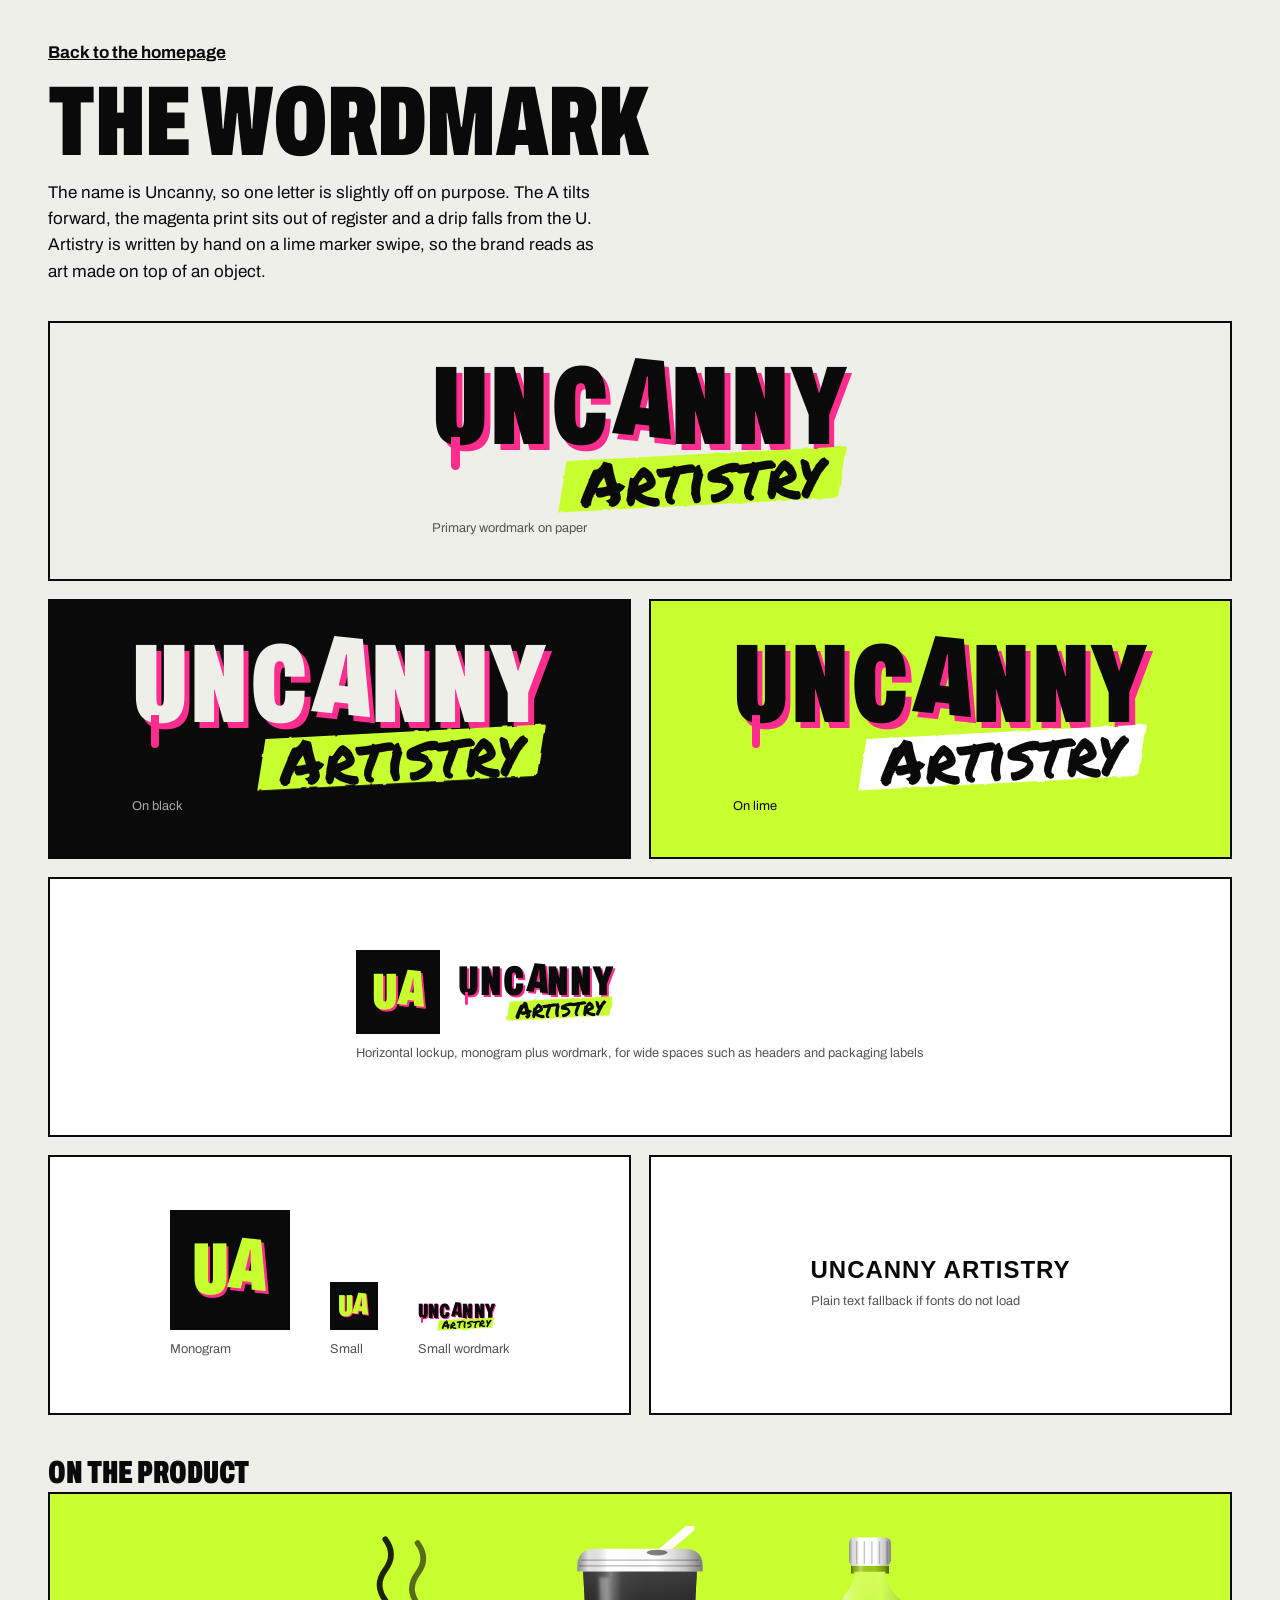
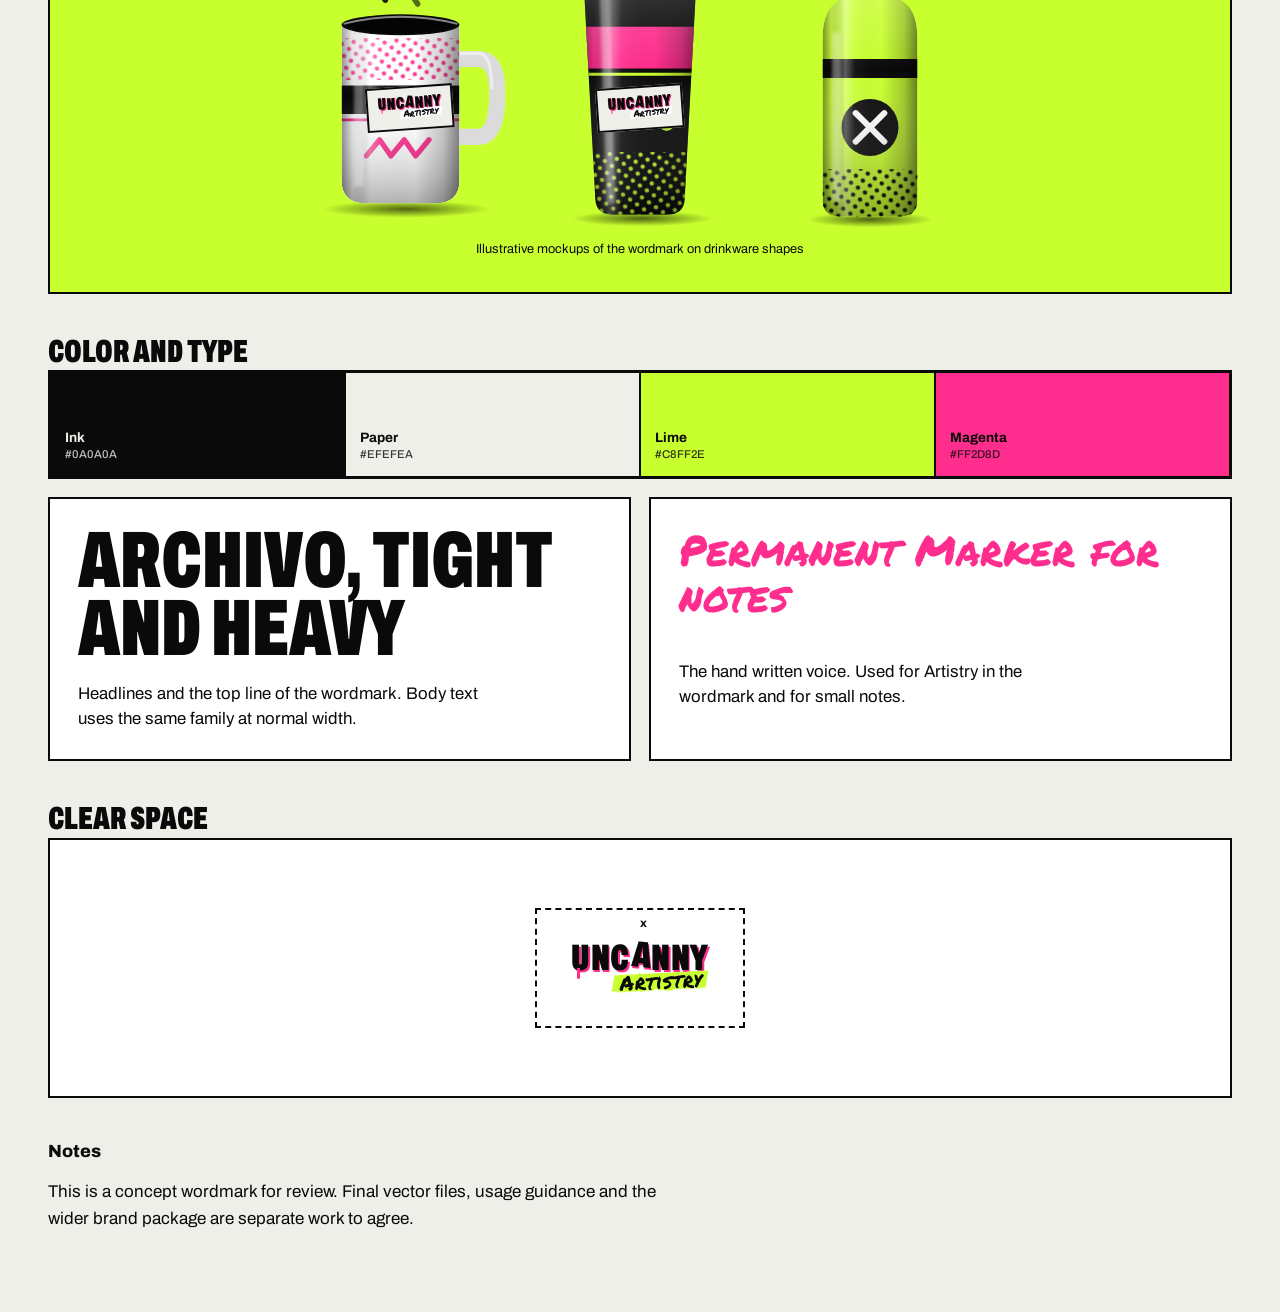
<file: logo.html>
<!doctype html>
<html lang="en">
<head>
<meta charset="utf-8">
<meta name="viewport" content="width=device-width, initial-scale=1, viewport-fit=cover">
<title>Uncanny Artistry Wordmark</title>
<meta name="robots" content="noindex">
<link rel="icon" href="assets/favicon.svg" type="image/svg+xml">
<script>
/* Preload fonts when served over http(s). Skipped on file:// to avoid noisy console errors. */
if (/^https?:/.test(location.protocol)) {
  ['archivo-latin-wdth-normal', 'permanent-marker-latin-400-normal'].forEach(function (f) {
    var l = document.createElement('link');
    l.rel = 'preload'; l.as = 'font'; l.type = 'font/woff2'; l.crossOrigin = 'anonymous';
    l.href = 'fonts/' + f + '.woff2';
    document.head.appendChild(l);
  });
}
</script>
<link rel="stylesheet" href="styles.css">
<style>
  .lp { padding-block: 40px 80px; }
  .lp-head { display: grid; gap: 14px; margin-bottom: 36px; }
  .lp-head p { max-width: 56ch; }
  .back { font-weight: 700; }
  .boards { display: grid; gap: 18px; }
  .board { display: grid; place-items: center; min-height: 260px; padding: 32px; border: 2.5px solid var(--ink); }
  .b-paper { background: var(--paper); }
  .b-ink { background: var(--ink); color: var(--paper); }
  .b-ink .wm-top { color: var(--paper); }
  .b-lime { background: var(--lime); }
  .b-white { background: var(--white); }
  .b-lime .wm-bot::before { background: var(--white); }
  .big .wm { --wm: clamp(3.6rem, 16vw, 7rem); }
  .sizes { display: flex; flex-wrap: wrap; align-items: flex-end; gap: 28px 40px; }
  .mono { width: 120px; height: 120px; display: grid; place-items: center; background: var(--ink); position: relative; }
  .mono b { font-family: var(--font); font-stretch: 62%; font-weight: 900; font-size: 4.6rem; line-height: 1; color: var(--lime); text-shadow: .04em .04em 0 var(--magenta); }
  .mono b i { font-style: normal; display: inline-block; transform: translate(.01em,-.07em) rotate(6deg); }
  .mono.sm { width: 48px; height: 48px; } .mono.sm b { font-size: 1.9rem; }
  .fallback { font: 800 1.5rem/1 Arial, Helvetica, sans-serif; letter-spacing: .04em; text-transform: uppercase; }
  .lockup { display: flex; align-items: center; gap: 18px; }
  .lockup .mono { width: 84px; height: 84px; flex: none; } .lockup .mono b { font-size: 3.2rem; }
  .id-grid { display: grid; gap: 18px; margin-top: 18px; }
  .swatches { display: grid; grid-template-columns: repeat(2, 1fr); gap: 0; border: 2.5px solid var(--ink); }
  .sw { padding: 56px 14px 14px; font-size: .85rem; font-weight: 700; line-height: 1.3; border: 1.25px solid var(--ink); }
  .sw small { display: block; font-weight: 500; opacity: .8; }
  .type-card { padding: 28px; border: 2.5px solid var(--ink); background: var(--white); display: grid; gap: 18px; }
  .type-card .big-a { font-family: var(--font); font-stretch: 62%; font-weight: 900; text-transform: uppercase; font-size: clamp(3rem, 12vw, 5rem); line-height: .85; }
  .type-card .big-m { font-family: var(--marker); font-size: clamp(1.8rem, 6vw, 2.6rem); line-height: 1.1; color: var(--magenta); }
  .type-card .big-b { font-size: 1.05rem; line-height: 1.5; max-width: 40ch; }
  .onprod { display: flex; flex-wrap: wrap; justify-content: center; align-items: flex-end; gap: 28px 40px; min-height: 0; }
  .pw { position: relative; width: 190px; }
  .pw svg { display: block; width: 100%; height: auto; }
  .pw .wm { position: absolute; left: 50%; top: 60%; transform: translate(-50%, -50%) rotate(-4deg); --wm: 1.05rem; color: var(--ink); background: var(--paper); border: 2px solid var(--ink); padding: 8px 10px 10px; }
  .clear { display: grid; place-items: center; padding: 40px; }
  .clearbox { position: relative; padding: 34px; border: 2px dashed var(--ink); }
  .clearbox::before { content: "x"; position: absolute; top: 6px; left: 50%; font: 700 .75rem var(--font); }
  .lp-sub { font-family: var(--font); font-stretch: 62%; font-weight: 900; text-transform: uppercase; font-size: 2rem; line-height: .9; margin: 44px 0 4px; }
  @media (min-width: 760px) { .swatches { grid-template-columns: repeat(4, 1fr); } .id-grid { grid-template-columns: 1fr 1fr; } }
  .notes { display: grid; gap: 14px; margin-top: 40px; max-width: 62ch; }
  .notes h2 { font-size: 1.1rem; font-weight: 800; }
  .label { font-size: .8rem; color: var(--muted); margin-top: 10px; }
  .b-ink .label { color: #a9a9a2; }
  @media (min-width: 760px) { .boards { grid-template-columns: 1fr 1fr; } .span2 { grid-column: 1 / -1; } }
</style>
</head>
<body>
<svg class="sprite" width="0" height="0" aria-hidden="true" focusable="false">
  <defs>
    <filter id="rough" x="-10%" y="-10%" width="120%" height="120%">
      <feTurbulence type="fractalNoise" baseFrequency="0.035" numOctaves="3" seed="7" result="n"/>
      <feDisplacementMap in="SourceGraphic" in2="n" scale="16"/>
    </filter>
    <filter id="rough-sm" x="-5%" y="-20%" width="110%" height="140%">
      <feTurbulence type="fractalNoise" baseFrequency="0.09" numOctaves="2" seed="3" result="n"/>
      <feDisplacementMap in="SourceGraphic" in2="n" scale="3"/>
    </filter>
    <filter id="grain" x="0" y="0" width="100%" height="100%">
      <feTurbulence type="fractalNoise" baseFrequency="0.9" numOctaves="2" seed="4"/>
      <feColorMatrix values="0 0 0 0 1  0 0 0 0 1  0 0 0 0 1  0 0 0 0.55 0"/>
    </filter>
    <filter id="soft" x="-20%" y="-5%" width="140%" height="110%"><feGaussianBlur stdDeviation="1.6"/></filter>

    <!-- Cylinder shading laid over any base colour -->
    <linearGradient id="g-cyl" x1="0" x2="1" y1="0" y2="0">
      <stop offset="0" stop-color="#000" stop-opacity=".46"/>
      <stop offset=".09" stop-color="#000" stop-opacity=".12"/>
      <stop offset=".24" stop-color="#fff" stop-opacity=".34"/>
      <stop offset=".34" stop-color="#fff" stop-opacity=".05"/>
      <stop offset=".62" stop-color="#000" stop-opacity="0"/>
      <stop offset=".86" stop-color="#000" stop-opacity=".22"/>
      <stop offset="1" stop-color="#000" stop-opacity=".52"/>
    </linearGradient>
    <linearGradient id="g-top" x1="0" x2="0" y1="0" y2="1">
      <stop offset="0" stop-color="#fff" stop-opacity=".22"/>
      <stop offset=".4" stop-color="#fff" stop-opacity="0"/>
      <stop offset="1" stop-color="#000" stop-opacity=".3"/>
    </linearGradient>
    <radialGradient id="g-shadow" cx=".5" cy=".5" r=".5">
      <stop offset="0" stop-color="#000" stop-opacity=".6"/>
      <stop offset="1" stop-color="#000" stop-opacity="0"/>
    </radialGradient>
    <pattern id="dots" width="9" height="9" patternUnits="userSpaceOnUse" patternTransform="rotate(35)"><circle cx="4.5" cy="4.5" r="2.3" fill="#fff"/></pattern>
    <mask id="m-dots" maskUnits="userSpaceOnUse" x="0" y="0" width="200" height="320"><rect width="200" height="320" fill="url(#dots)"/></mask>
    <clipPath id="c-tumbler"><path d="M40 46 H160 L147 288 Q146 304 128 304 H72 Q54 304 53 288 Z"/></clipPath>
    <clipPath id="c-mug"><path d="M28 104 H152 V268 Q152 292 126 292 H54 Q28 292 28 268 Z"/></clipPath>
    <clipPath id="c-bottle"><path d="M84 48 Q84 66 62 82 Q50 92 50 120 V288 Q50 306 68 306 H132 Q150 306 150 288 V120 Q150 92 138 82 Q116 66 116 48 Z"/></clipPath>
    <clipPath id="c-glass"><path d="M40 44 H160 L146 290 Q145 304 130 304 H70 Q55 304 54 290 Z"/></clipPath>

    <!-- Tall tumbler with lid and striped straw (concept shape) -->
    <symbol id="p-tumbler" viewBox="0 0 200 320">
      <ellipse cx="102" cy="308" rx="74" ry="8" fill="url(#g-shadow)"/>
      <path d="M120 30 L153 2" stroke="var(--lid)" stroke-width="9" stroke-linecap="round" fill="none"/>
      <path d="M120 30 L153 2" stroke="#fff" stroke-width="3" stroke-dasharray="5 7" stroke-linecap="round" fill="none" opacity=".6"/>
      <g clip-path="url(#c-tumbler)">
        <rect x="30" y="40" width="140" height="270" fill="var(--body)"/>
        <path d="M30 106 H170 V150 H30Z" fill="var(--accent)"/>
        <path d="M30 156 H170" stroke="var(--ink)" stroke-width="3"/>
        <path d="M58 202 q10 -22 20 0 t20 0 t20 0 t20 0" stroke="var(--ink)" stroke-width="5.5" stroke-linecap="round" fill="none"/>
        <rect x="30" y="238" width="140" height="70" fill="var(--ink)" mask="url(#m-dots)"/>
        <path d="M40 46 H160 L147 288 Q146 304 128 304 H72 Q54 304 53 288 Z" fill="url(#g-cyl)"/>
        <path d="M40 46 H160 L147 288 Q146 304 128 304 H72 Q54 304 53 288 Z" fill="url(#g-top)"/>
      </g>
      <path d="M34 42 Q34 24 54 24 H146 Q166 24 166 42 V48 H34 Z" fill="var(--lid)"/>
      <path d="M34 42 Q34 24 54 24 H146 Q166 24 166 42 V48 H34 Z" fill="url(#g-cyl)"/>
      <path d="M38 36 H162 M36 42 H164" stroke="#000" stroke-width="1.4" opacity=".28"/>
      <ellipse cx="118" cy="28" rx="11" ry="3" fill="#000" opacity=".5"/>
      <path d="M57 54 H67 L74 292 H65 Z" fill="#fff" opacity=".32" filter="url(#soft)"/>
    </symbol>

    <!-- Mug with steam (concept shape) -->
    <symbol id="p-mug" viewBox="0 0 200 320">
      <ellipse cx="96" cy="298" rx="88" ry="9" fill="url(#g-shadow)"/>
      <path d="M74 78 q-12 -16 0 -32 t0 -32" stroke="var(--accent)" stroke-width="6" stroke-linecap="round" fill="none" opacity=".9"/>
      <path d="M108 82 q-12 -16 0 -32 t0 -32" stroke="var(--accent)" stroke-width="6" stroke-linecap="round" fill="none" opacity=".6"/>
      <path d="M150 140 H172 Q192 140 192 176 Q192 222 172 222 H150" stroke="var(--body)" stroke-width="17" stroke-linecap="round" stroke-linejoin="round" fill="none"/>
      <path d="M150 140 H172 Q192 140 192 176 Q192 222 172 222 H150" stroke="#000" stroke-width="17" stroke-linecap="round" stroke-linejoin="round" fill="none" opacity=".14"/>
      <path d="M152 134 H172 Q186 134 186 170" stroke="#fff" stroke-width="3.5" stroke-linecap="round" fill="none" opacity=".5"/>
      <g clip-path="url(#c-mug)">
        <rect x="20" y="98" width="140" height="200" fill="var(--body)"/>
        <path d="M20 168 H160 V198 H20Z" fill="var(--accent)"/>
        <path d="M20 204 H160" stroke="var(--ink)" stroke-width="3"/>
        <path d="M54 242 l14 -17 l12 17 l14 -17 l12 17 l14 -17" stroke="var(--ink)" stroke-width="5.5" stroke-linecap="round" stroke-linejoin="round" fill="none"/>
        <rect x="20" y="118" width="140" height="44" fill="var(--ink)" mask="url(#m-dots)"/>
        <path d="M28 104 H152 V268 Q152 292 126 292 H54 Q28 292 28 268 Z" fill="url(#g-cyl)"/>
        <path d="M28 104 H152 V268 Q152 292 126 292 H54 Q28 292 28 268 Z" fill="url(#g-top)"/>
      </g>
      <ellipse cx="90" cy="104" rx="62" ry="11" fill="var(--lid)"/>
      <ellipse cx="90" cy="105" rx="55" ry="8" fill="#000" opacity=".62"/>
      <path d="M30 103 Q90 88 150 103" stroke="#fff" stroke-width="2" fill="none" opacity=".5"/>
      <path d="M41 114 H51 V274 H41 Z" fill="#fff" opacity=".3" filter="url(#soft)"/>
    </symbol>

    <!-- Bottle with ribbed cap (concept shape) -->
    <symbol id="p-bottle" viewBox="0 0 200 320">
      <ellipse cx="100" cy="309" rx="66" ry="8" fill="url(#g-shadow)"/>
      <rect x="78" y="12" width="44" height="30" rx="6" fill="var(--lid)"/>
      <rect x="78" y="12" width="44" height="30" rx="6" fill="url(#g-cyl)"/>
      <path d="M86 16 V40 M94 16 V40 M102 16 V40 M110 16 V40 M118 16 V40" stroke="#000" stroke-width="1.4" opacity=".22"/>
      <rect x="80" y="42" width="40" height="8" fill="var(--shade)"/>
      <rect x="80" y="42" width="40" height="8" fill="url(#g-cyl)"/>
      <g clip-path="url(#c-bottle)">
        <rect x="40" y="40" width="120" height="270" fill="var(--body)"/>
        <path d="M40 140 H160 V160 H40Z" fill="var(--accent)"/>
        <circle cx="100" cy="212" r="30" fill="var(--accent)"/>
        <path d="M85 197 L115 227 M115 197 L85 227" stroke="var(--lid)" stroke-width="6.5" stroke-linecap="round"/>
        <rect x="40" y="256" width="120" height="52" fill="var(--ink)" mask="url(#m-dots)"/>
        <path d="M84 48 Q84 66 62 82 Q50 92 50 120 V288 Q50 306 68 306 H132 Q150 306 150 288 V120 Q150 92 138 82 Q116 66 116 48 Z" fill="url(#g-cyl)"/>
        <path d="M84 48 Q84 66 62 82 Q50 92 50 120 V288 Q50 306 68 306 H132 Q150 306 150 288 V120 Q150 92 138 82 Q116 66 116 48 Z" fill="url(#g-top)"/>
      </g>
      <path d="M60 112 H69 V290 H60 Z" fill="#fff" opacity=".32" filter="url(#soft)"/>
    </symbol>

    <!-- Tall glass with drink and ice (concept shape) -->
    <symbol id="p-glass" viewBox="0 0 200 320">
      <ellipse cx="100" cy="309" rx="68" ry="8" fill="url(#g-shadow)"/>
      <path d="M40 44 H160 L146 290 Q145 304 130 304 H70 Q55 304 54 290 Z" fill="var(--body)" opacity=".2"/>
      <g clip-path="url(#c-glass)">
        <rect x="30" y="122" width="140" height="190" fill="var(--accent)"/>
        <rect x="30" y="122" width="140" height="6" fill="#fff" opacity=".45"/>
        <rect x="76" y="146" width="34" height="34" rx="4" fill="#fff" opacity=".42" transform="rotate(14 93 163)"/>
        <rect x="108" y="190" width="32" height="32" rx="4" fill="#fff" opacity=".36" transform="rotate(-12 124 206)"/>
        <rect x="64" y="218" width="30" height="30" rx="4" fill="#fff" opacity=".3" transform="rotate(8 79 233)"/>
        <path d="M40 44 H160 L146 290 Q145 304 130 304 H70 Q55 304 54 290 Z" fill="url(#g-cyl)"/>
        <path d="M54 276 H146 L146 290 Q145 304 130 304 H70 Q55 304 54 290 Z" fill="#fff" opacity=".28"/>
      </g>
      <path d="M40 44 H160 L146 290 Q145 304 130 304 H70 Q55 304 54 290 Z" fill="none" stroke="#fff" stroke-width="2" opacity=".55"/>
      <path d="M38 44 H162" stroke="var(--lid)" stroke-width="5" stroke-linecap="round"/>
      <path d="M58 56 H66 L74 270 H66 Z" fill="#fff" opacity=".5" filter="url(#soft)"/>
    </symbol>

    <!-- Small star used as a divider mark -->
    <symbol id="i-star" viewBox="0 0 24 24"><path d="M12 1 L14.2 9.8 L23 12 L14.2 14.2 L12 23 L9.8 14.2 L1 12 L9.8 9.8 Z" fill="currentColor"/></symbol>
  </defs>
</svg>
<main class="wrap lp">
  <div class="lp-head">
    <a class="back" href="index.html">Back to the homepage</a>
    <h1 class="display h2">The wordmark</h1>
    <p>The name is Uncanny, so one letter is slightly off on purpose. The A tilts forward, the magenta print sits out of register and a drip falls from the U. Artistry is written by hand on a lime marker swipe, so the brand reads as art made on top of an object.</p>
  </div>

  <div class="boards">
    <div class="board b-paper big span2"><div><a class="logo" href="index.html" aria-label="Uncanny Artistry"><span class="wm" role="img" aria-label="Uncanny Artistry"><span class="wm-top" aria-hidden="true"><b>U</b><b>N</b><b>C</b><b class="off">A</b><b>N</b><b>N</b><b>Y</b></span><span class="wm-bot" aria-hidden="true">Artistry</span></span></a><p class="label">Primary wordmark on paper</p></div></div>
    <div class="board b-ink big"><div><span class="wm" role="img" aria-label="Uncanny Artistry"><span class="wm-top" aria-hidden="true"><b>U</b><b>N</b><b>C</b><b class="off">A</b><b>N</b><b>N</b><b>Y</b></span><span class="wm-bot" aria-hidden="true">Artistry</span></span><p class="label">On black</p></div></div>
    <div class="board b-lime big"><div><span class="wm" role="img" aria-label="Uncanny Artistry"><span class="wm-top" aria-hidden="true"><b>U</b><b>N</b><b>C</b><b class="off">A</b><b>N</b><b>N</b><b>Y</b></span><span class="wm-bot" aria-hidden="true">Artistry</span></span><p class="label" style="color:#0A0A0A">On lime</p></div></div>
    <div class="board b-white span2"><div><div class="lockup"><div class="mono"><b>U<i>A</i></b></div><span class="wm" role="img" aria-label="Uncanny Artistry" style="--wm:2.6rem"><span class="wm-top" aria-hidden="true"><b>U</b><b>N</b><b>C</b><b class="off">A</b><b>N</b><b>N</b><b>Y</b></span><span class="wm-bot" aria-hidden="true">Artistry</span></span></div><p class="label">Horizontal lockup, monogram plus wordmark, for wide spaces such as headers and packaging labels</p></div></div>
    <div class="board b-white">
      <div class="sizes">
        <div><div class="mono"><b>U<i>A</i></b></div><p class="label">Monogram</p></div>
        <div><div class="mono sm"><b>U<i>A</i></b></div><p class="label">Small</p></div>
        <div><span class="wm" role="img" aria-label="Uncanny Artistry" style="--wm:1.3rem"><span class="wm-top" aria-hidden="true"><b>U</b><b>N</b><b>C</b><b class="off">A</b><b>N</b><b>N</b><b>Y</b></span><span class="wm-bot" aria-hidden="true">Artistry</span></span><p class="label">Small wordmark</p></div>
      </div>
    </div>
    <div class="board b-white"><div><p class="fallback">Uncanny Artistry</p><p class="label">Plain text fallback if fonts do not load</p></div></div>
  </div>

  <h2 class="lp-sub">On the product</h2>
  <div class="boards">
    <div class="board b-lime span2">
      <div class="onprod">
        <div class="pw"><svg viewBox="0 0 200 320" aria-hidden="true" style="--body:#fff;--lid:#0A0A0A;--shade:#d9d9d4;--accent:#0A0A0A;--ink:#FF2D8D"><use href="#p-mug"/></svg><span class="wm" role="img" aria-label="Uncanny Artistry"><span class="wm-top" aria-hidden="true"><b>U</b><b>N</b><b>C</b><b class="off">A</b><b>N</b><b>N</b><b>Y</b></span><span class="wm-bot" aria-hidden="true">Artistry</span></span></div>
        <div class="pw dark"><svg viewBox="0 0 200 320" aria-hidden="true" style="--body:#0A0A0A;--lid:#fff;--shade:#333;--accent:#FF2D8D;--ink:#C8FF2E"><use href="#p-tumbler"/></svg><span class="wm" role="img" aria-label="Uncanny Artistry"><span class="wm-top" aria-hidden="true"><b>U</b><b>N</b><b>C</b><b class="off">A</b><b>N</b><b>N</b><b>Y</b></span><span class="wm-bot" aria-hidden="true">Artistry</span></span></div>
        <div class="pw"><svg viewBox="0 0 200 320" aria-hidden="true" style="--body:#C8FF2E;--lid:#fff;--shade:#9bc718;--accent:#0A0A0A;--ink:#0A0A0A"><use href="#p-bottle"/></svg></div>
      </div>
      <p class="label" style="color:#0A0A0A">Illustrative mockups of the wordmark on drinkware shapes</p>
    </div>
  </div>

  <h2 class="lp-sub">Color and type</h2>
  <div class="swatches" role="list">
    <div class="sw" role="listitem" style="background:#0A0A0A;color:#EFEFEA">Ink<small>#0A0A0A</small></div>
    <div class="sw" role="listitem" style="background:#EFEFEA">Paper<small>#EFEFEA</small></div>
    <div class="sw" role="listitem" style="background:#C8FF2E">Lime<small>#C8FF2E</small></div>
    <div class="sw" role="listitem" style="background:#FF2D8D;color:#0A0A0A">Magenta<small>#FF2D8D</small></div>
  </div>
  <div class="id-grid">
    <div class="type-card"><p class="big-a">Archivo, tight and heavy</p><p class="big-b">Headlines and the top line of the wordmark. Body text uses the same family at normal width.</p></div>
    <div class="type-card"><p class="big-m">Permanent Marker for notes</p><p class="big-b">The hand written voice. Used for Artistry in the wordmark and for small notes.</p></div>
  </div>

  <h2 class="lp-sub">Clear space</h2>
  <div class="boards"><div class="board b-white span2 clear"><div class="clearbox"><span class="wm" role="img" aria-label="Uncanny Artistry"><span class="wm-top" aria-hidden="true"><b>U</b><b>N</b><b>C</b><b class="off">A</b><b>N</b><b>N</b><b>Y</b></span><span class="wm-bot" aria-hidden="true">Artistry</span></span></div></div></div>

  <div class="notes">
    <h2>Notes</h2>
    <p>This is a concept wordmark for review. Final vector files, usage guidance and the wider brand package are separate work to agree.</p>
  </div>
</main>
</body>
</html>
</file>
<file: styles.css>
/* ==========================================================================
   Uncanny Artistry homepage concept
   Layout idea: big condensed type on a paper ground, one black hero panel,
   hard edged buttons with offset shadows, graffiti used only in the art.
   Edit the tokens below to restyle the whole page.
   ========================================================================== */

/*FONTFACE-START*/
@font-face {
  font-family: "Archivo";
  src: url("fonts/archivo-latin-wdth-normal.woff2") format("woff2");
  font-weight: 100 900;
  font-stretch: 62% 125%;
  font-display: swap;
}
@font-face {
  font-family: "Permanent Marker";
  src: url("fonts/permanent-marker-latin-400-normal.woff2") format("woff2");
  font-weight: 400;
  font-display: swap;
}
/*FONTFACE-END*/

:root {
  --paper: #EFEFEA;
  --ink: #0A0A0A;
  --lime: #C8FF2E;
  --magenta: #FF2D8D;
  --white: #FFFFFF;
  --muted: #55554F;

  --font: "Archivo", "Helvetica Neue", Arial, sans-serif;
  --marker: "Permanent Marker", "Marker Felt", "Comic Sans MS", cursive;

  --gutter: clamp(16px, 4vw, 48px);
  --header-h: 64px;
  --maxw: 1440px;
  --hard: 5px 5px 0 var(--ink);
  color-scheme: light;
}

*, *::before, *::after { box-sizing: border-box; }
html { scroll-behavior: smooth; scroll-padding-top: calc(var(--header-h) + 12px); -webkit-text-size-adjust: 100%; }
@media (prefers-reduced-motion: reduce) { html { scroll-behavior: auto; } }

body {
  margin: 0;
  background: var(--paper);
  color: var(--ink);
  font-family: var(--font);
  font-size: 1.0625rem;
  line-height: 1.55;
  -webkit-font-smoothing: antialiased;
  overflow-x: hidden;
}
img, svg { max-width: 100%; }
a { color: inherit; }
ul { list-style: none; margin: 0; padding: 0; }
p { margin: 0; }
h1, h2, h3 { margin: 0; }
:focus-visible { outline: 3px solid var(--magenta); outline-offset: 3px; }
.sprite { position: absolute; width: 0; height: 0; overflow: hidden; }
.sr { position: absolute; width: 1px; height: 1px; overflow: hidden; clip: rect(0 0 0 0); white-space: nowrap; }

.wrap {
  width: 100%;
  max-width: var(--maxw);
  margin-inline: auto;
  padding-left: max(var(--gutter), env(safe-area-inset-left, 0px));
  padding-right: max(var(--gutter), env(safe-area-inset-right, 0px));
}

/* Type -------------------------------------------------------------------- */
.display {
  font-family: var(--font);
  font-stretch: 62%;
  font-weight: 900;
  text-transform: uppercase;
  line-height: .86;
  letter-spacing: -0.005em;
  text-wrap: balance;
}
.h1b { font-size: clamp(3.2rem, 13vw, 9.5rem); }
.h2 { font-size: clamp(2.6rem, 9.5vw, 6.2rem); }
.h3 { font-size: clamp(2.4rem, 8vw, 4.2rem); }
.tag { font-family: var(--marker); font-size: 1.25rem; transform: rotate(-2deg); display: inline-block; margin-bottom: 14px; color: var(--magenta); }

/* Buttons ----------------------------------------------------------------- */
.btn {
  --shadow: var(--magenta);
  display: inline-flex; align-items: center; justify-content: center;
  min-height: 52px; padding: 0 26px;
  font: 800 1rem/1 var(--font); letter-spacing: .02em; text-transform: uppercase; text-decoration: none;
  border: 2.5px solid var(--ink); border-radius: 4px; cursor: pointer;
  box-shadow: 5px 5px 0 var(--shadow);
  transition: transform .15s ease, box-shadow .15s ease, background-color .15s ease, color .15s ease;
}
.btn:hover { transform: translate(-2px, -2px); box-shadow: 8px 8px 0 var(--shadow); }
.btn:active { transform: translate(3px, 3px); box-shadow: 2px 2px 0 var(--shadow); }
.btn-primary { background: var(--ink); color: var(--paper); }
.btn-ghost { background: transparent; color: var(--ink); --shadow: var(--ink); box-shadow: none; }
.btn-ghost:hover { background: var(--ink); color: var(--paper); box-shadow: none; transform: none; }
.btn-ghost:active { transform: translate(1px, 1px); }

/* Header ---------------------------------------------------------- */
.skip { position: absolute; left: 12px; top: -60px; z-index: 100; background: var(--lime); color: var(--ink); padding: 10px 14px; font-weight: 700; transition: top .15s; }
.skip:focus { top: 12px; }

body::before { content: ""; position: fixed; inset: 0 0 auto; height: env(safe-area-inset-top, 0px); background: var(--paper); z-index: 60; }
.site-header { position: sticky; top: env(safe-area-inset-top, 0px); z-index: 50; background: var(--paper); border-bottom: 2.5px solid var(--ink); }
.header-row { height: var(--header-h); display: flex; align-items: center; justify-content: space-between; gap: 16px; }
.nav { display: none; }
.header-tools { display: flex; align-items: center; gap: 10px; }


.menu-btn { display: inline-flex; align-items: center; gap: 10px; height: 44px; padding: 0 14px; margin-left: 6px; font: 800 .9rem/1 var(--font); letter-spacing: .04em; text-transform: uppercase; color: var(--paper); background: var(--ink); border: 0; border-radius: 4px; cursor: pointer; }
.menu-btn:hover { background: var(--magenta); }
.burger { position: relative; width: 18px; height: 12px; }
.burger i { position: absolute; left: 0; width: 100%; height: 2.5px; background: currentColor; transition: transform .2s ease, top .2s ease; }
.burger i:first-child { top: 1px; }
.burger i:last-child { top: 9px; }
.menu-btn[aria-expanded="true"] .burger i:first-child { top: 5px; transform: rotate(45deg); }
.menu-btn[aria-expanded="true"] .burger i:last-child { top: 5px; transform: rotate(-45deg); }

/* Wordmark ---------------------------------------------------------------- */
.logo { text-decoration: none; display: inline-block; line-height: 1; }
.wm { position: relative; display: inline-flex; flex-direction: column; align-items: flex-start; --wm: 1.9rem; }
.wm-top {
  position: relative; display: block; white-space: nowrap;
  font-family: var(--font); font-stretch: 62%; font-weight: 900; text-transform: uppercase;
  font-size: var(--wm); line-height: .8; letter-spacing: .02em;
  text-shadow: .05em .05em 0 var(--magenta);
}
.wm-top b { font-weight: inherit; display: inline-block; position: relative; }
.wm-top b.off { transform: translate(.015em, -.07em) rotate(6deg); transform-origin: 50% 90%; }
.wm-top b:first-child::after { content: ""; position: absolute; left: .17em; top: 82%; width: .075em; height: .3em; background: var(--magenta); border-radius: 0 0 .05em .05em; }
.wm-bot {
  position: relative; display: block; align-self: flex-end;
  font-family: var(--marker); font-size: calc(var(--wm) * .56); line-height: 1;
  margin-top: calc(var(--wm) * -.06); margin-right: calc(var(--wm) * .06);
  transform: rotate(-3deg); padding: 0 .3em; color: var(--ink);
}
.wm-bot::before { content: ""; position: absolute; inset: 12% 0 6% 0; background: var(--lime); transform: skewX(-12deg); z-index: -1; filter: url(#rough-sm); }
.logo-lg .wm { --wm: 3rem; }

/* Hero -------------------------------------------------------------------- */
.hero { padding-block: 28px 44px; }
.hero-grid { display: grid; gap: 28px; }
.hero-copy { min-width: 0; display: flex; flex-direction: column; gap: 22px; }
.hero-title { font-size: clamp(3.6rem, 19vw, 8rem); line-height: .8; display: flex; flex-direction: column; gap: .04em; }
.ht-line { display: block; }
.ht-2 { color: transparent; -webkit-text-stroke: 2.5px var(--ink); text-shadow: .045em .045em 0 var(--lime); }
.hero-lede { font-size: 1.2rem; max-width: 30ch; line-height: 1.4; }
.hero-cta { display: flex; flex-wrap: wrap; gap: 14px 16px; padding-top: 6px; }

.hero-art { position: relative; margin: 0; background: var(--ink); aspect-ratio: 5 / 6; border: 2.5px solid var(--ink); box-shadow: var(--hard); }
.hero-art > svg { display: block; width: 100%; height: 100%; overflow: hidden; }
@media (prefers-reduced-motion: no-preference) {
  .ht-line { animation: rise .8s cubic-bezier(.2,.8,.2,1) both; }
  .ht-2 { animation-delay: .12s; }
  .hero-lede, .hero-cta { animation: rise .8s .3s cubic-bezier(.2,.8,.2,1) both; }
  .badge-ring { transform-box: fill-box; transform-origin: center; animation: spin 26s linear infinite; }
}
@keyframes rise { from { opacity: 0; transform: translateY(28px); } to { opacity: 1; transform: none; } }
@keyframes spin { to { transform: rotate(360deg); } }

/* Marquee ----------------------------------------------------------------- */
.marquee { position: relative; background: var(--lime); border-block: 2.5px solid var(--ink); overflow: hidden; }
.marquee-track { display: flex; width: max-content; animation: slide 38s linear infinite; will-change: transform; }
.marquee:hover .marquee-track, .motion-off .marquee-track, .motion-off .badge-ring { animation-play-state: paused; }
.pause { position: absolute; right: max(10px, env(safe-area-inset-right, 0px)); top: 50%; transform: translateY(-50%); width: 44px; height: 44px; display: grid; place-items: center; background: var(--ink); color: var(--lime); border: 0; border-radius: 50%; cursor: pointer; z-index: 2; }
.pause:hover { background: var(--magenta); color: var(--white); }
.pause .i-play, .pause[aria-pressed="true"] .i-pause { display: none; }
.pause[aria-pressed="true"] .i-play { display: block; }
.marquee ul { display: flex; align-items: center; flex-shrink: 0; }
.marquee li { font-family: var(--font); font-stretch: 62%; font-weight: 900; text-transform: uppercase; font-size: clamp(1.6rem, 5vw, 2.6rem); line-height: 1; padding: 14px 22px; white-space: nowrap; }
.marquee li.dot { padding: 0 4px; display: flex; color: var(--magenta); }
@keyframes slide { to { transform: translateX(-50%); } }
@media (prefers-reduced-motion: reduce) { .marquee-track { animation: none; } }

/* Ideas (features) -------------------------------------------------------- */
.ideas { padding-block: clamp(64px, 10vw, 120px); }
.ideas-grid { display: grid; gap: 36px; }
.ideas-head { min-width: 0; }
.ideas-list { border-top: 2.5px solid var(--ink); }
.ideas-list li { display: grid; gap: 10px; padding: 24px 0; border-bottom: 2.5px solid var(--ink); transition: background-color .2s, padding .2s; }
.ideas-list p { max-width: 42ch; color: var(--ink); }
.ideas-list li:hover { background: var(--lime); padding-inline: 14px; }

/* Drinkware: three staged product presentations -------------------------- */
.shop { padding-block: 8px clamp(72px, 10vw, 130px); }
.shop-head { display: grid; gap: 14px; margin-bottom: clamp(28px, 5vw, 48px); }
.shop-note { color: var(--muted); max-width: 40ch; }
.pp { display: grid; gap: 22px; margin-bottom: clamp(48px, 7vw, 88px); }
.pp-art { position: relative; border: 2.5px solid var(--ink); box-shadow: var(--hard); aspect-ratio: 640 / 600; background: var(--ink); min-width: 0; }
.pp-art svg { display: block; width: 100%; height: 100%; overflow: hidden; }
.pp-piece { transition: transform .45s cubic-bezier(.3,1.4,.5,1); }
.pp-art:hover .pp-piece { transform: translateY(-8px); }
.pp-copy { display: grid; gap: 14px; align-content: center; justify-items: start; min-width: 0; }
.pp-copy .tag { margin-bottom: 0; }
.pp-title { font-size: clamp(3.4rem, 15vw, 7rem); line-height: .82; }
.pp-body { max-width: 34ch; font-size: 1.12rem; line-height: 1.5; }
.pp-copy .btn { margin-top: 8px; }
.more-strip { display: flex; align-items: center; gap: 12px; padding: 22px clamp(16px, 3vw, 28px); border: 2.5px dashed var(--ink); font-weight: 700; font-size: 1.05rem; line-height: 1.35; }
.more-strip svg { flex: none; }

/* Story ------------------------------------------------------------------- */
.story { background: var(--ink); color: var(--paper); padding-block: 80px 36px; }
.story-grid { display: grid; gap: 44px; align-items: start; }
.story-copy { display: grid; gap: 26px; min-width: 0; }
.story-copy .h2 { color: var(--paper); }
.story-body { font-size: 1.15rem; max-width: 46ch; line-height: 1.55; color: #dcdcd6; }
.manifesto { display: grid; gap: 6px; }
.manifesto li { font-family: var(--marker); font-size: clamp(1.5rem, 5vw, 2.2rem); line-height: 1.2; }
.manifesto li:nth-child(1) { color: var(--lime); transform: rotate(-1.5deg); }
.manifesto li:nth-child(2) { color: var(--magenta); transform: rotate(1deg) translateX(10px); }
.manifesto li:nth-child(3) { color: var(--paper); transform: rotate(-.5deg); }

.moments { display: grid; grid-template-columns: 1fr 1fr; gap: 14px; }
.m { position: relative; margin: 0; aspect-ratio: 3 / 3.8; border: 2.5px solid var(--paper); overflow: hidden; min-width: 0; }
.m svg { display: block; width: 100%; height: 100%; }
.m-label { position: absolute; left: 8px; bottom: 8px; background: var(--paper); color: var(--ink); font-weight: 800; font-size: .8rem; text-transform: uppercase; letter-spacing: .04em; line-height: 1; padding: 6px 8px; }
.m-desk, .m-out { transform: translateY(18px); }

/* Closing band ------------------------------------------------------------ */
.closing { background: var(--lime); border-block: 2.5px solid var(--ink); padding-block: clamp(64px, 9vw, 110px); }
.closing-grid { display: grid; gap: 32px; align-items: end; }
.closing-side { display: grid; gap: 22px; max-width: 460px; min-width: 0; }
.closing-side p { font-size: 1.2rem; font-weight: 600; line-height: 1.4; }
.closing-cta { display: flex; flex-wrap: wrap; gap: 14px 16px; }
.closing .btn-ghost { border-color: var(--ink); }

/* Footer ------------------------------------------------------------------ */
.site-footer { background: var(--paper); padding-top: 56px; }
.footer-grid { display: grid; gap: 34px; padding-bottom: 40px; }
.foot-brand { display: grid; gap: 16px; }
.foot-brand p { max-width: 30ch; color: var(--muted); }
.site-footer ul { display: grid; gap: 8px; }
.site-footer a { text-decoration: none; font-weight: 600; }
.site-footer ul a { background-image: linear-gradient(var(--magenta), var(--magenta)); background-size: 0 3px; background-position: 0 100%; background-repeat: no-repeat; transition: background-size .2s; padding-bottom: 2px; }
.site-footer ul a:hover { background-size: 100% 3px; }
.foot-base { display: grid; gap: 4px; padding-block: 18px 28px; border-top: 2.5px solid var(--ink); font-size: .82rem; color: var(--muted); }

/* Mobile menu ------------------------------------------------------------- */
.menu { position: fixed; inset: 0; z-index: 40; background: var(--ink); color: var(--paper); padding-top: calc(var(--header-h) + env(safe-area-inset-top, 0px) + 28px); overflow-y: auto; }
.menu[hidden] { display: none; }
.menu-inner { display: grid; gap: 26px; }
.menu ul { display: grid; gap: 6px; }
.menu a { display: block; text-decoration: none; font-family: var(--font); font-stretch: 62%; font-weight: 900; text-transform: uppercase; font-size: clamp(3rem, 16vw, 5.5rem); line-height: .95; transition: color .15s, transform .15s; }
.menu a:hover, .menu a:focus-visible { color: var(--lime); transform: translateX(8px); }
.menu a.btn { display: inline-flex; font-stretch: 100%; font-size: 1rem; line-height: 1; letter-spacing: .02em; }
.menu a.btn:hover, .menu a.btn:focus-visible { color: var(--ink); transform: translate(-2px, -2px); }
body.menu-open { overflow: hidden; }
body.menu-open .site-header { background: var(--ink); color: var(--paper); border-bottom-color: var(--paper); }
body.menu-open::before { background: var(--ink); }
body.menu-open body.menu-open body.menu-open .menu-btn { background: var(--lime); color: var(--ink); }
body.menu-open .wm-bot { color: var(--ink); }
body.menu-open .wm-top { color: var(--paper); }

/* Concept preview dialog -------------------------------------------------- */
body.dialog-open { overflow: hidden; }
.concept { padding: 0; border: 2.5px solid var(--ink); width: min(940px, calc(100vw - 24px)); max-height: calc(100dvh - 24px); overflow: auto; background: var(--paper); color: var(--ink); box-shadow: 10px 10px 0 var(--magenta); margin: auto; }
.concept::backdrop { background: rgba(10, 10, 10, .74); }
.concept-inner { position: relative; display: grid; }
.concept-art { display: grid; place-items: center; min-height: 260px; padding: 28px 20px 12px; border-bottom: 2.5px solid var(--ink); }
.concept-art svg { height: min(44vh, 420px); width: auto; max-width: 100%; }
.concept-copy { display: grid; gap: 12px; align-content: center; justify-items: start; padding: 24px 22px 26px; }
.concept-copy .tag { margin-bottom: 0; }
.concept-title { font-size: clamp(3rem, 12vw, 5.2rem); line-height: .85; }
.concept-copy p { max-width: 36ch; }
.concept-fine { color: var(--muted); font-size: .92rem; }
.concept-actions { display: flex; flex-wrap: wrap; gap: 12px 14px; padding-top: 6px; }
.concept-x { position: absolute; top: 10px; right: 10px; width: 44px; height: 44px; display: grid; place-items: center; background: var(--paper); color: var(--ink); border: 2.5px solid var(--ink); border-radius: 50%; cursor: pointer; z-index: 2; }
.concept-x:hover { background: var(--magenta); color: var(--white); }
@media (prefers-reduced-motion: no-preference) {
  .concept[open] { animation: rise .35s cubic-bezier(.2,.8,.2,1) both; }
}

/* Extras ------------------------------------------------------------------ */
.btn-sm { min-height: 42px; padding: 0 16px; font-size: .8rem; box-shadow: 3px 3px 0 var(--shadow); }
.btn-sm:hover { box-shadow: 5px 5px 0 var(--shadow); }
.btn-lime { background: var(--lime); color: var(--ink); border-color: var(--lime); --shadow: var(--magenta); }
.hdr-cta { display: none; }
.nav a[aria-current="true"] { text-decoration: underline; text-decoration-color: var(--magenta); text-decoration-thickness: 3px; text-underline-offset: 7px; }
.badge { position: absolute; z-index: 3; width: 88px; height: 88px; top: 58px; right: 10px; transform: rotate(8deg); filter: drop-shadow(3px 3px 0 var(--ink)); }
.badge svg { display: block; width: 100%; height: 100%; }
.glyph { width: 44px; height: 44px; color: var(--magenta); grid-row: 1 / span 2; align-self: start; margin-top: 4px; transition: transform .3s cubic-bezier(.3,1.4,.5,1); }
.ideas-list li:hover .glyph { transform: rotate(18deg) scale(1.1); color: var(--ink); }
.foot-mega { margin: 6px 0 0; padding-inline: 0; font-family: var(--font); font-stretch: 62%; font-weight: 900; text-transform: uppercase; font-size: min(13.4vw, 12rem); line-height: .8; letter-spacing: -.005em; white-space: nowrap; text-align: center; overflow: hidden; color: transparent; -webkit-text-stroke: 1.5px var(--ink); transition: color .25s; user-select: none; }
.foot-mega:hover { color: var(--lime); }
.menu-cta { justify-self: start; margin-top: 6px; }
.header-row { transition: height .2s ease; }
.site-header.is-compact .header-row { height: 60px; }
.ideas-list li { grid-template-columns: 44px minmax(0, 1fr); column-gap: 18px; row-gap: 8px; }
.ideas-list li h3, .ideas-list li p { grid-column: 2; }

/* Tablet ------------------------------------------------------------------ */
@media (min-width: 640px) {
  .moments { gap: 18px; }
  .footer-grid { grid-template-columns: 1.4fr 1fr 1fr; }
  .foot-base { grid-template-columns: 1fr auto; }
  .badge { width: 104px; height: 104px; right: 18px; top: 70px; }
  .foot-mega { -webkit-text-stroke-width: 2px; }
}

/* Desktop ----------------------------------------------------------------- */
@media (min-width: 960px) {
  :root { --header-h: 76px; }
  .menu-btn, .menu { display: none; }
  .hdr-cta { display: inline-flex; margin-right: 10px; }
  .nav { display: block; }
  .nav ul { display: flex; gap: 6px; }
  .nav a { display: inline-block; padding: 10px 14px; text-decoration: none; font-weight: 700; font-size: .95rem; text-transform: uppercase; letter-spacing: .04em; border-radius: 4px; transition: background-color .15s; }
  .nav a:hover { background: var(--lime); }
  .nav a[aria-current="true"] { text-decoration: underline; text-decoration-color: var(--magenta); text-decoration-thickness: 3px; text-underline-offset: 7px; }
  .wm { --wm: 2.3rem; }

  .hero { padding-block: 48px 76px; }
  .hero-grid { grid-template-columns: minmax(0, 1.15fr) minmax(0, .85fr); gap: 64px; align-items: center; }
  .hero-title { font-size: clamp(5rem, 9.2vw, 9.5rem); }
  .hero-lede { font-size: 1.35rem; max-width: 28ch; }
  .hero-art { aspect-ratio: 5 / 6.2; max-height: 76vh; justify-self: end; width: 100%; }
  .ht-2 { -webkit-text-stroke-width: 3px; }
  .badge { width: 120px; height: 120px; left: -56px; right: auto; top: 110px; transform: rotate(-10deg); }

  .ideas { padding-block: 120px; }
  .ideas-grid { grid-template-columns: minmax(0, 5fr) minmax(0, 7fr); gap: 72px; }
  .ideas-head { position: sticky; top: calc(var(--header-h) + 32px); align-self: start; }
  .ideas-list li { padding-block: 34px; }

  .shop-head { grid-template-columns: 1fr auto; align-items: end; }
  .pp { grid-template-columns: minmax(0, 7fr) minmax(0, 5fr); gap: 72px; align-items: center; }
  .pp:nth-of-type(even) .pp-art { order: 2; }
  .pp-title { font-size: clamp(5rem, 8vw, 8.5rem); }
  .concept-inner { grid-template-columns: 1fr 1fr; }
  .concept-art { border-bottom: 0; border-right: 2.5px solid var(--ink); padding: 28px; }
  .concept-copy { padding: 40px 36px; }

  .story { padding-block: 130px 48px; }
  .story-grid { grid-template-columns: minmax(0, 6fr) minmax(0, 6fr); gap: 80px; }
  .story-copy { position: sticky; top: calc(var(--header-h) + 40px); }
  .moments { gap: 20px; }

  .closing-grid { grid-template-columns: minmax(0, 1.4fr) minmax(0, .8fr); gap: 72px; }
}

@media (min-width: 1280px) {
  .hero-title { font-size: clamp(7rem, 9.2vw, 9.5rem); }
  .ideas-list li { grid-template-columns: 56px minmax(0, 1fr) minmax(0, 1.1fr); column-gap: 24px; align-items: center; }
  .ideas-list li .glyph { grid-row: 1; align-self: center; margin-top: 0; width: 52px; height: 52px; }
  .ideas-list li h3 { grid-column: 2; }
  .ideas-list li p { grid-column: 3; }
}
</file>
